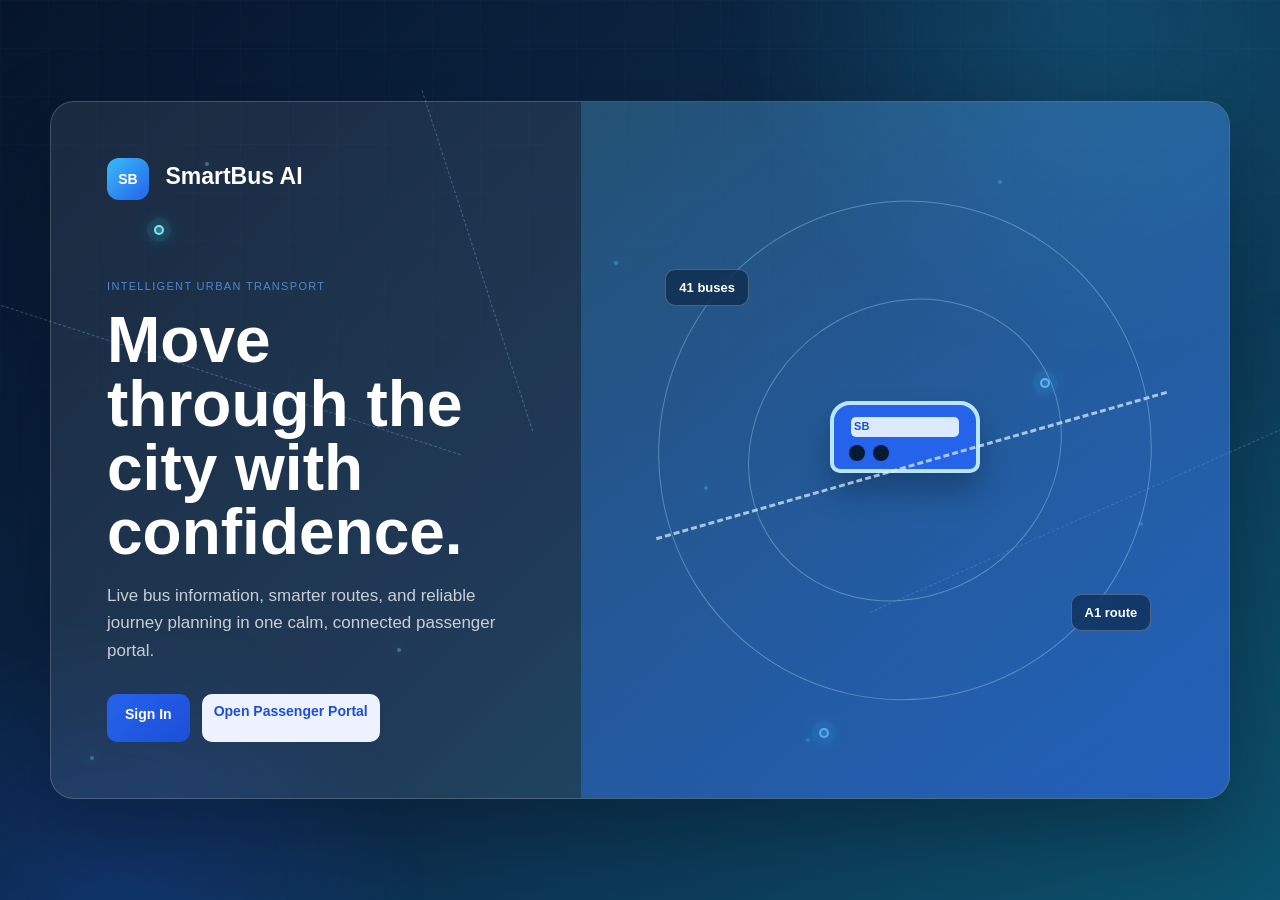
<file: index.html>
<!DOCTYPE html>
<html lang="en">
<head>
    <meta charset="UTF-8">
    <meta name="viewport" content="width=device-width, initial-scale=1.0">
    <title>SmartBus AI</title>
</head>
<body>
    <script>
        window.location.href = "frontend/index.html";
    </script>
</body>
</html>
</file>
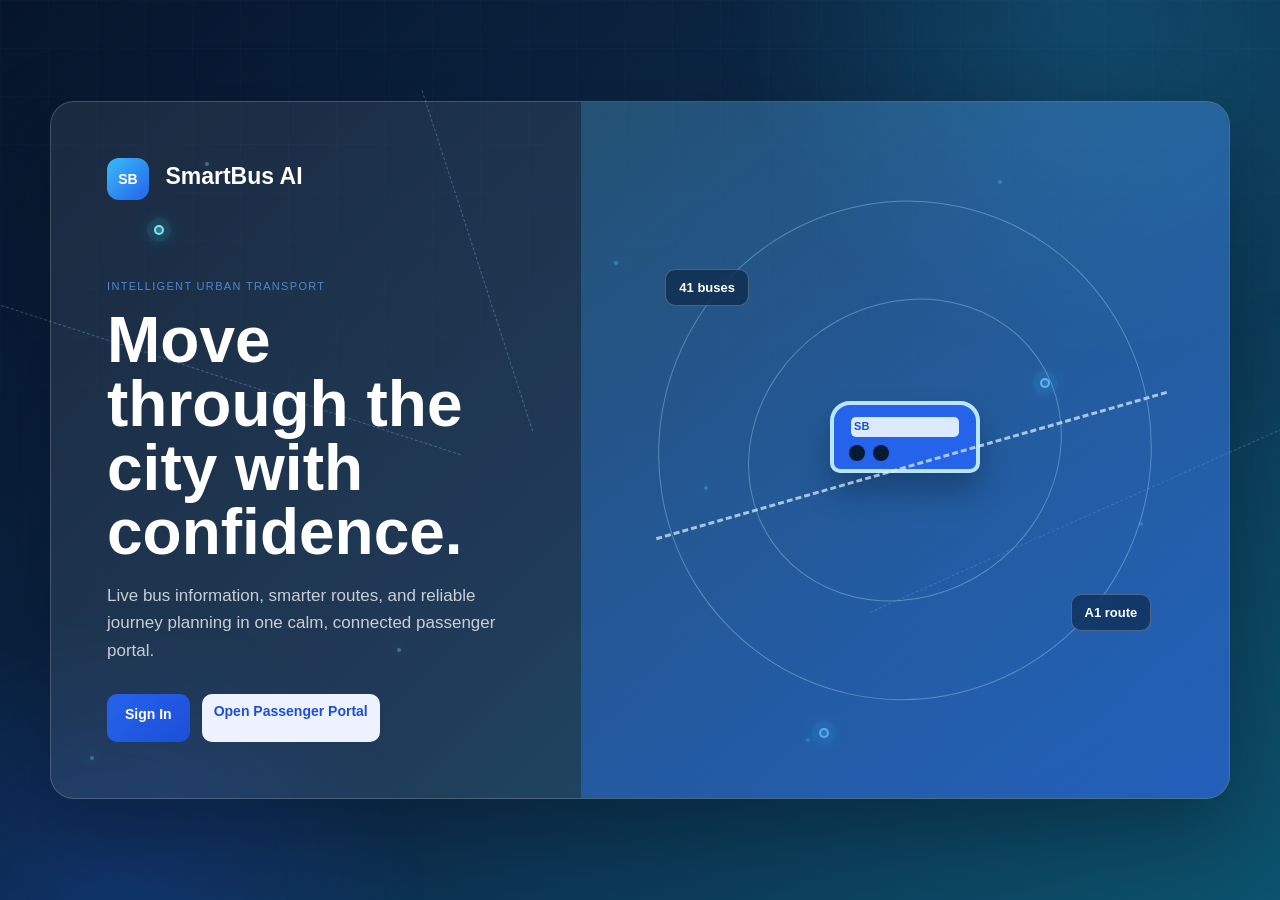
<file: frontend/index.html>
<!DOCTYPE html>
<html lang="en">
<head>
    <meta charset="UTF-8">
    <meta name="viewport" content="width=device-width, initial-scale=1.0">
    <title>SmartBus AI - Intelligent Urban Transport</title>
    <link rel="stylesheet" href="css/style.css">
    <link rel="stylesheet" href="css/background-effects.css">
</head>
<body class="entry-body">
    <main class="entry-shell">
        <section class="entry-copy">
            <div class="entry-brand"><span>SB</span> SmartBus AI</div>
            <p class="eyebrow accent">Intelligent urban transport</p>
            <h1>Move through the city with confidence.</h1>
            <p>Live bus information, smarter routes, and reliable journey planning in one calm, connected passenger portal.</p>
            <div class="entry-actions">
                 <a class="primary-btn" href="https://a-jeyabharathi.github.io/SmartBus-AI/pages/login.html">Sign In</a>
    <a class="secondary-btn" href="https://a-jeyabharathi.github.io/SmartBus-AI/pages/login.html">Open Passenger Portal</a>
            </div>
        </section>
        <section class="entry-visual" aria-label="Smart city bus network illustration">
            <div class="entry-orbit orbit-one"></div>
            <div class="entry-orbit orbit-two"></div>
            <div class="entry-bus"><span>SB</span><i></i><i></i></div>
            <div class="entry-pin pin-one">41 buses</div>
            <div class="entry-pin pin-two">A1 route</div>
            <div class="entry-route"></div>
        </section>
    </main>
    <script src="js/background-effects.js"></script>
</body>
</html>
</file>
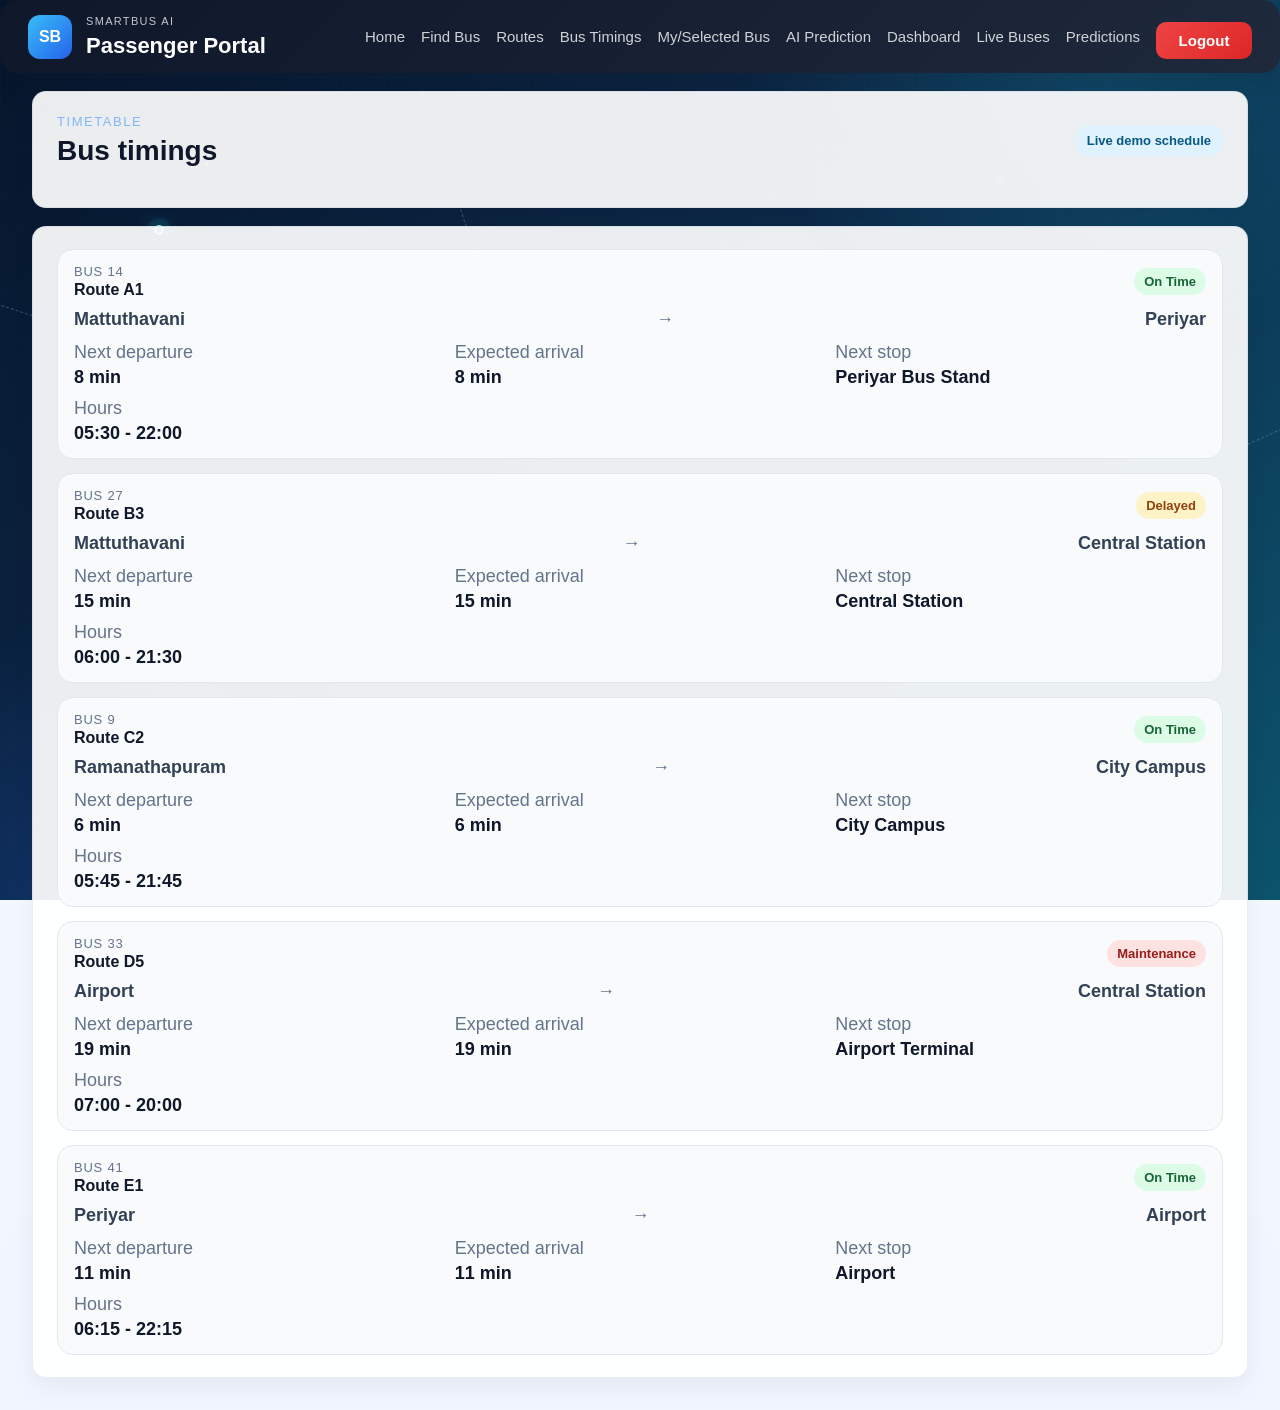
<file: frontend/pages/bus-timings.html>
<!DOCTYPE html>
<html lang="en">
<head>
    <meta charset="UTF-8">
    <meta name="viewport" content="width=device-width, initial-scale=1.0">
    <title>SmartBus AI - Bus Timings</title>
    <link rel="stylesheet" href="../css/style.css">
    <link rel="stylesheet" href="../css/background-effects.css">
</head>
<body class="passenger-body">
    <header class="passenger-topbar">
        <div class="brand-group">
            <div class="brand-mark">SB</div>
            <div>
                <p class="eyebrow">SmartBus AI</p>
                <h1>Passenger Portal</h1>
            </div>
        </div>

        <nav class="passenger-nav" aria-label="Main navigation">
            <a href="home.html">Home</a>
            <a href="find-bus.html">Find Bus</a>
            <a href="routes.html">Routes</a>
            <a href="bus-timings.html">Bus Timings</a>
            <a href="my-bus.html">My/Selected Bus</a>
            <a href="predictions.html">AI Prediction</a>
            <button id="logoutButton" type="button" class="logout-btn">Logout</button>
        </nav>
    </header>

    <main class="passenger-shell">
        <section class="search-panel">
            <div class="search-header">
                <div>
                    <p class="eyebrow accent">Timetable</p>
                    <h2>Bus timings</h2>
                </div>
                <div class="mini-badge">Live demo schedule</div>
            </div>
        </section>

        <section class="panel">
            <div id="timingList" class="bus-list"></div>
        </section>
    </main>

    <script src="../js/script.js"></script>
    <script src="../js/background-effects.js"></script>
    <script>
        const busData = [
            { id: 14, route: 'A1', from: 'Mattuthavani', to: 'Periyar', status: 'On Time', arrival: 8, occupancy: 72, currentLocation: 'Near Kamarajar Road', nextStop: 'Periyar Bus Stand', delay: 0, journeyTime: 18, hours: '05:30 - 22:00' },
            { id: 27, route: 'B3', from: 'Mattuthavani', to: 'Central Station', status: 'Delayed', arrival: 15, occupancy: 82, currentLocation: 'Near Anna Nagar', nextStop: 'Central Station', delay: 8, journeyTime: 24, hours: '06:00 - 21:30' },
            { id: 9, route: 'C2', from: 'Ramanathapuram', to: 'City Campus', status: 'On Time', arrival: 6, occupancy: 58, currentLocation: 'Near University Gate', nextStop: 'City Campus', delay: 0, journeyTime: 14, hours: '05:45 - 21:45' },
            { id: 33, route: 'D5', from: 'Airport', to: 'Central Station', status: 'Maintenance', arrival: 19, occupancy: 34, currentLocation: 'Service Bay', nextStop: 'Airport Terminal', delay: 0, journeyTime: 26, hours: '07:00 - 20:00' },
            { id: 41, route: 'E1', from: 'Periyar', to: 'Airport', status: 'On Time', arrival: 11, occupancy: 80, currentLocation: 'Near Airport Road', nextStop: 'Airport', delay: 0, journeyTime: 20, hours: '06:15 - 22:15' }
        ];

        const timingList = document.getElementById('timingList');

        function statusClass(status) {
            if (status === 'Delayed') return 'status-warning';
            if (status === 'Maintenance') return 'status-danger';
            return 'status-good';
        }

        timingList.innerHTML = busData.map((bus) => `
            <div class="bus-card">
                <div class="bus-card-head">
                    <div>
                        <p class="bus-label">Bus ${bus.id}</p>
                        <h4>Route ${bus.route}</h4>
                    </div>
                    <span class="status-pill ${statusClass(bus.status)}">${bus.status}</span>
                </div>

                <div class="bus-route-line">
                    <span>${bus.from}</span>
                    <span class="route-arrow">→</span>
                    <span>${bus.to}</span>
                </div>

                <div class="bus-meta-grid">
                    <div><span>Next departure</span><strong>${bus.arrival} min</strong></div>
                    <div><span>Expected arrival</span><strong>${bus.arrival} min</strong></div>
                    <div><span>Next stop</span><strong>${bus.nextStop}</strong></div>
                    <div><span>Hours</span><strong>${bus.hours}</strong></div>
                </div>
            </div>
        `).join('');
    </script>
</body>
</html>
</file>
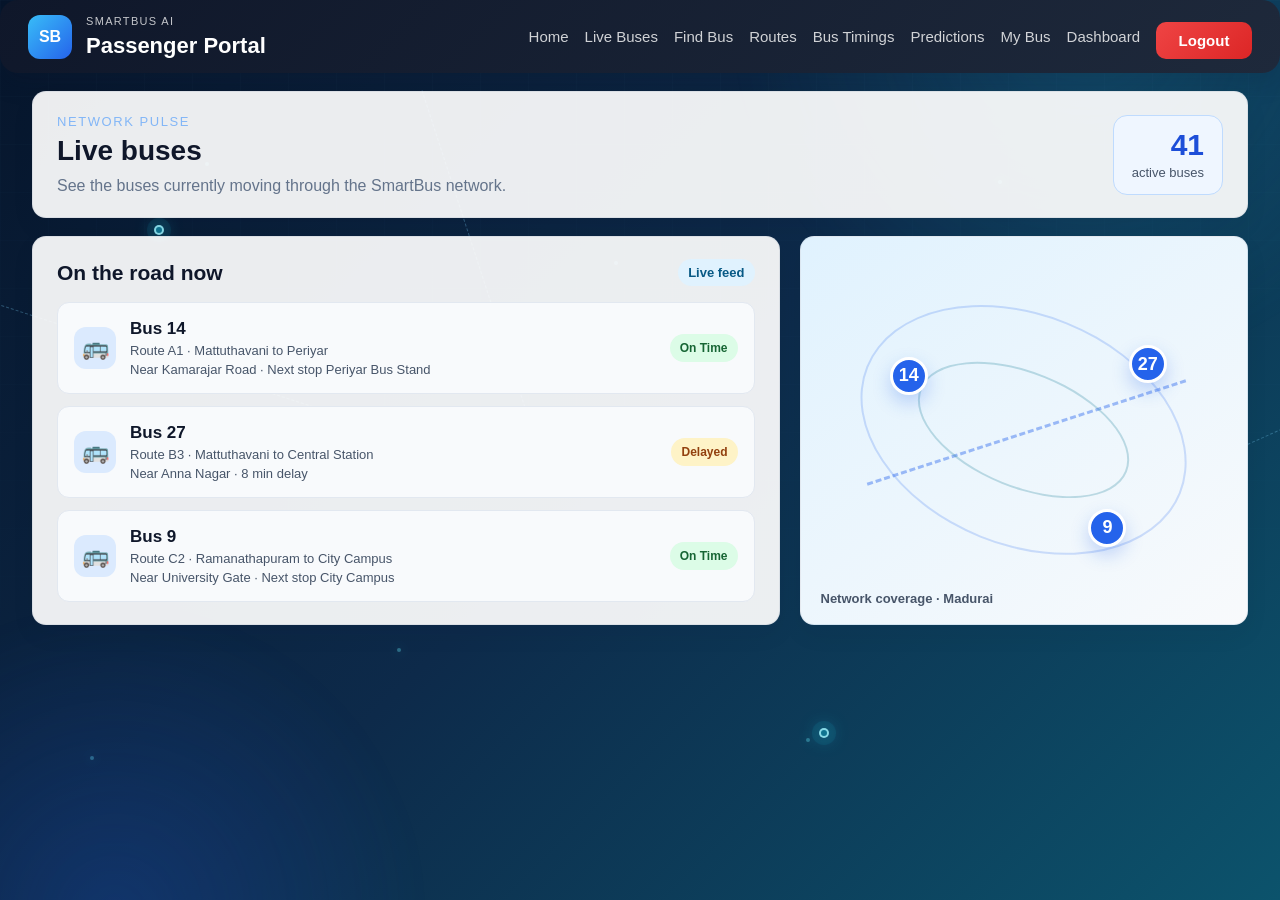
<file: frontend/pages/buses.html>
<!DOCTYPE html>
<html lang="en">
<head>
    <meta charset="UTF-8">
    <meta name="viewport" content="width=device-width, initial-scale=1.0">
    <title>SmartBus AI - Live Buses</title>
    <link rel="stylesheet" href="../css/style.css">
    <link rel="stylesheet" href="../css/background-effects.css">
</head>
<body class="passenger-body">
    <header class="passenger-topbar">
        <div class="brand-group">
            <div class="brand-mark">SB</div>
            <div><p class="eyebrow">SmartBus AI</p><h1>Passenger Portal</h1></div>
        </div>
        <nav class="passenger-nav" aria-label="Main navigation">
            <a href="home.html">Home</a><a href="buses.html" aria-current="page">Live Buses</a><a href="find-bus.html">Find Bus</a><a href="routes.html">Routes</a><a href="bus-timings.html">Bus Timings</a><a href="predictions.html">Predictions</a><a href="my-bus.html">My Bus</a><button id="logoutButton" type="button" class="logout-btn">Logout</button>
        </nav>
    </header>
    <main class="passenger-shell">
        <section class="search-panel page-intro">
            <div><p class="eyebrow accent">Network pulse</p><h2>Live buses</h2><p>See the buses currently moving through the SmartBus network.</p></div>
            <div class="live-summary"><strong>41</strong><span>active buses</span></div>
        </section>
        <section class="live-buses-layout">
            <div class="panel"><div class="panel-header"><h3>On the road now</h3><span class="detail-tag">Live feed</span></div><div class="live-bus-list">
                <article class="live-bus-card"><div class="live-bus-icon">🚌</div><div><strong>Bus 14</strong><span>Route A1 · Mattuthavani to Periyar</span><small>Near Kamarajar Road · Next stop Periyar Bus Stand</small></div><b class="status-good">On Time</b></article>
                <article class="live-bus-card"><div class="live-bus-icon">🚌</div><div><strong>Bus 27</strong><span>Route B3 · Mattuthavani to Central Station</span><small>Near Anna Nagar · 8 min delay</small></div><b class="status-warning">Delayed</b></article>
                <article class="live-bus-card"><div class="live-bus-icon">🚌</div><div><strong>Bus 9</strong><span>Route C2 · Ramanathapuram to City Campus</span><small>Near University Gate · Next stop City Campus</small></div><b class="status-good">On Time</b></article>
            </div></div>
            <div class="network-map panel" aria-label="SmartBus live network map"><div class="network-map-line"></div><span class="network-marker marker-a">14</span><span class="network-marker marker-b">27</span><span class="network-marker marker-c">9</span><p>Network coverage · Madurai</p></div>
        </section>
    </main>
    <script src="../js/script.js"></script>
    <script src="../js/background-effects.js"></script>
</body>
</html>
</file>
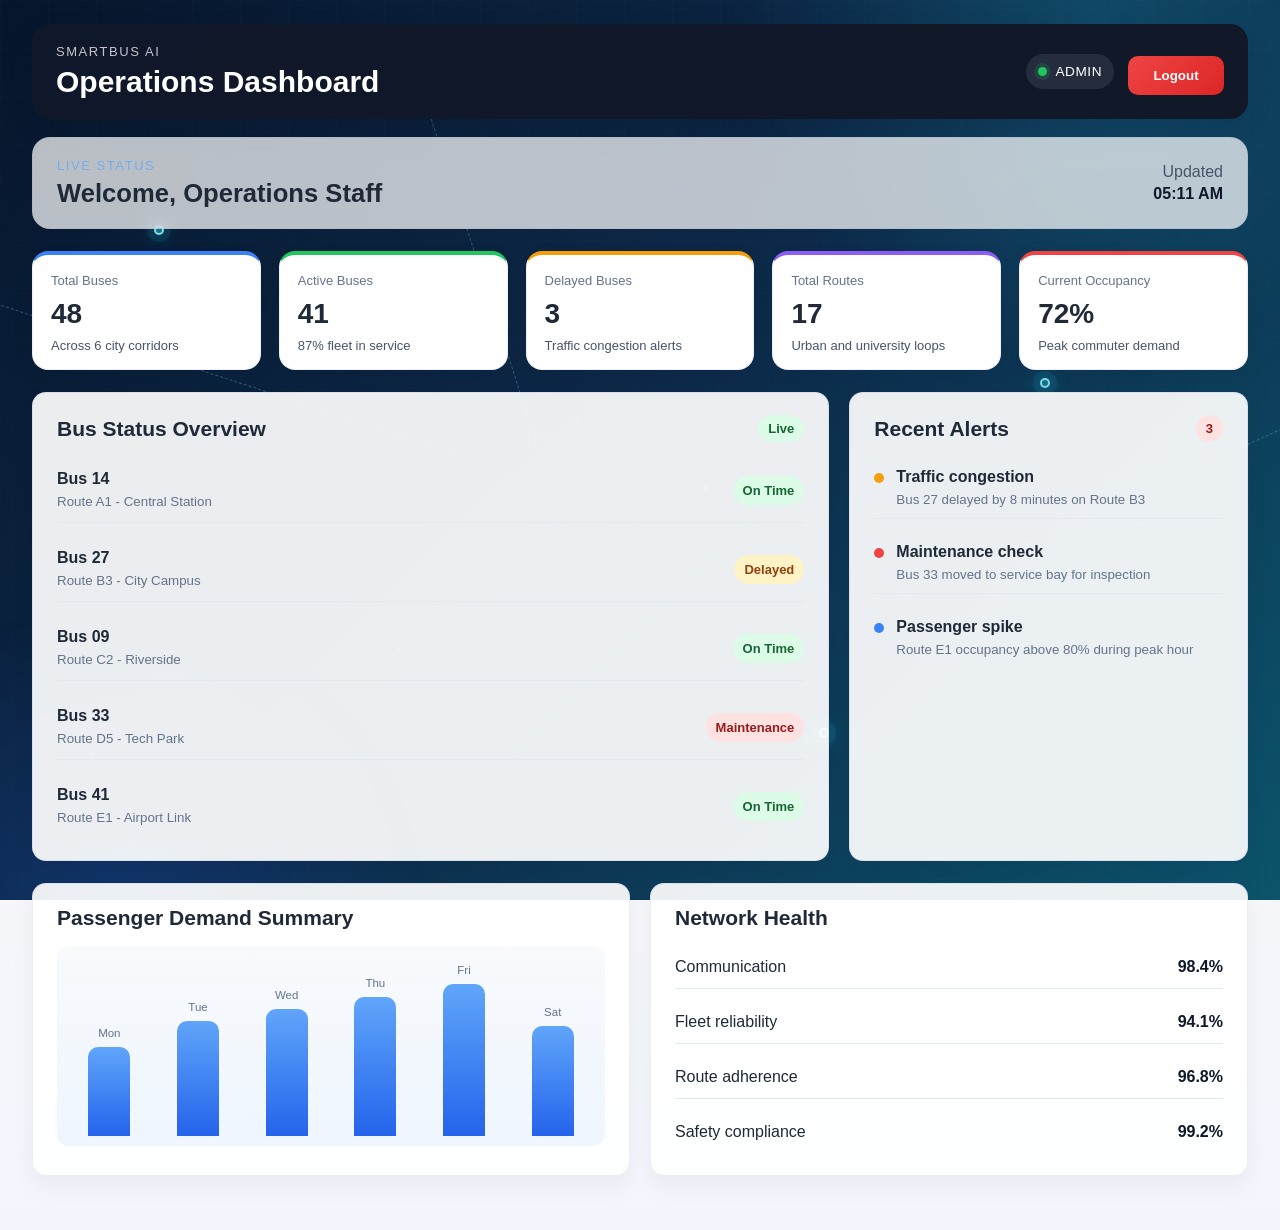
<file: frontend/pages/dashboard.html>
<!DOCTYPE html>
<html lang="en">
<head>
    <meta charset="UTF-8">
    <meta name="viewport" content="width=device-width, initial-scale=1.0">
    <title>SmartBus AI Dashboard</title>
    <link rel="stylesheet" href="../css/style.css">
    <link rel="stylesheet" href="../css/background-effects.css">
</head>
<body class="dashboard-body">
    <div class="dashboard-shell">
        <header class="topbar">
            <div>
                <p class="eyebrow">SmartBus AI</p>
                <h1>Operations Dashboard</h1>
            </div>
            <div class="topbar-actions">
                <div class="session-pill">
                    <span class="status-dot"></span>
                    <span id="dashboardRole">ADMIN</span>
                </div>
                <button id="logoutButton" type="button">Logout</button>
            </div>
        </header>

        <section class="welcome-panel">
            <div>
                <p class="eyebrow accent">Live status</p>
                <h2>Welcome, <span id="dashboardUser">Operations Staff</span></h2>
            </div>
            <div class="timestamp-box">
                <span>Updated</span>
                <strong id="dashboardTime">--:--</strong>
            </div>
        </section>

        <section class="stats-grid">
            <article class="metric-card metric-blue">
                <p>Total Buses</p>
                <h3>48</h3>
                <span>Across 6 city corridors</span>
            </article>
            <article class="metric-card metric-green">
                <p>Active Buses</p>
                <h3>41</h3>
                <span>87% fleet in service</span>
            </article>
            <article class="metric-card metric-amber">
                <p>Delayed Buses</p>
                <h3>3</h3>
                <span>Traffic congestion alerts</span>
            </article>
            <article class="metric-card metric-purple">
                <p>Total Routes</p>
                <h3>17</h3>
                <span>Urban and university loops</span>
            </article>
            <article class="metric-card metric-red">
                <p>Current Occupancy</p>
                <h3>72%</h3>
                <span>Peak commuter demand</span>
            </article>
        </section>

        <section class="content-grid">
            <article class="panel">
                <div class="panel-header">
                    <h3>Bus Status Overview</h3>
                    <span class="chip chip-live">Live</span>
                </div>
                <div class="status-list">
                    <div class="status-row">
                        <div>
                            <strong>Bus 14</strong>
                            <small>Route A1 - Central Station</small>
                        </div>
                        <span class="status good">On Time</span>
                    </div>
                    <div class="status-row">
                        <div>
                            <strong>Bus 27</strong>
                            <small>Route B3 - City Campus</small>
                        </div>
                        <span class="status warning">Delayed</span>
                    </div>
                    <div class="status-row">
                        <div>
                            <strong>Bus 09</strong>
                            <small>Route C2 - Riverside</small>
                        </div>
                        <span class="status good">On Time</span>
                    </div>
                    <div class="status-row">
                        <div>
                            <strong>Bus 33</strong>
                            <small>Route D5 - Tech Park</small>
                        </div>
                        <span class="status danger">Maintenance</span>
                    </div>
                    <div class="status-row">
                        <div>
                            <strong>Bus 41</strong>
                            <small>Route E1 - Airport Link</small>
                        </div>
                        <span class="status good">On Time</span>
                    </div>
                </div>
            </article>

            <article class="panel">
                <div class="panel-header">
                    <h3>Recent Alerts</h3>
                    <span class="chip chip-alert">3</span>
                </div>
                <ul class="alert-list">
                    <li>
                        <span class="alert-dot alert-amber"></span>
                        <div>
                            <strong>Traffic congestion</strong>
                            <small>Bus 27 delayed by 8 minutes on Route B3</small>
                        </div>
                    </li>
                    <li>
                        <span class="alert-dot alert-red"></span>
                        <div>
                            <strong>Maintenance check</strong>
                            <small>Bus 33 moved to service bay for inspection</small>
                        </div>
                    </li>
                    <li>
                        <span class="alert-dot alert-blue"></span>
                        <div>
                            <strong>Passenger spike</strong>
                            <small>Route E1 occupancy above 80% during peak hour</small>
                        </div>
                    </li>
                </ul>
            </article>
        </section>

        <section class="bottom-grid">
            <article class="panel">
                <div class="panel-header">
                    <h3>Passenger Demand Summary</h3>
                </div>
                <div class="demand-chart">
                    <div class="bar-group">
                        <span class="bar-label">Mon</span>
                        <div class="bar" style="height: 52%"></div>
                    </div>
                    <div class="bar-group">
                        <span class="bar-label">Tue</span>
                        <div class="bar" style="height: 67%"></div>
                    </div>
                    <div class="bar-group">
                        <span class="bar-label">Wed</span>
                        <div class="bar" style="height: 74%"></div>
                    </div>
                    <div class="bar-group">
                        <span class="bar-label">Thu</span>
                        <div class="bar" style="height: 81%"></div>
                    </div>
                    <div class="bar-group">
                        <span class="bar-label">Fri</span>
                        <div class="bar" style="height: 91%"></div>
                    </div>
                    <div class="bar-group">
                        <span class="bar-label">Sat</span>
                        <div class="bar" style="height: 64%"></div>
                    </div>
                </div>
            </article>

            <article class="panel">
                <div class="panel-header">
                    <h3>Network Health</h3>
                </div>
                <div class="health-summary">
                    <div class="health-row">
                        <span>Communication</span>
                        <strong>98.4%</strong>
                    </div>
                    <div class="health-row">
                        <span>Fleet reliability</span>
                        <strong>94.1%</strong>
                    </div>
                    <div class="health-row">
                        <span>Route adherence</span>
                        <strong>96.8%</strong>
                    </div>
                    <div class="health-row">
                        <span>Safety compliance</span>
                        <strong>99.2%</strong>
                    </div>
                </div>
            </article>
        </section>
    </div>

    <script src="../js/script.js"></script>
    <script src="../js/background-effects.js"></script>
</body>
</html>
</file>
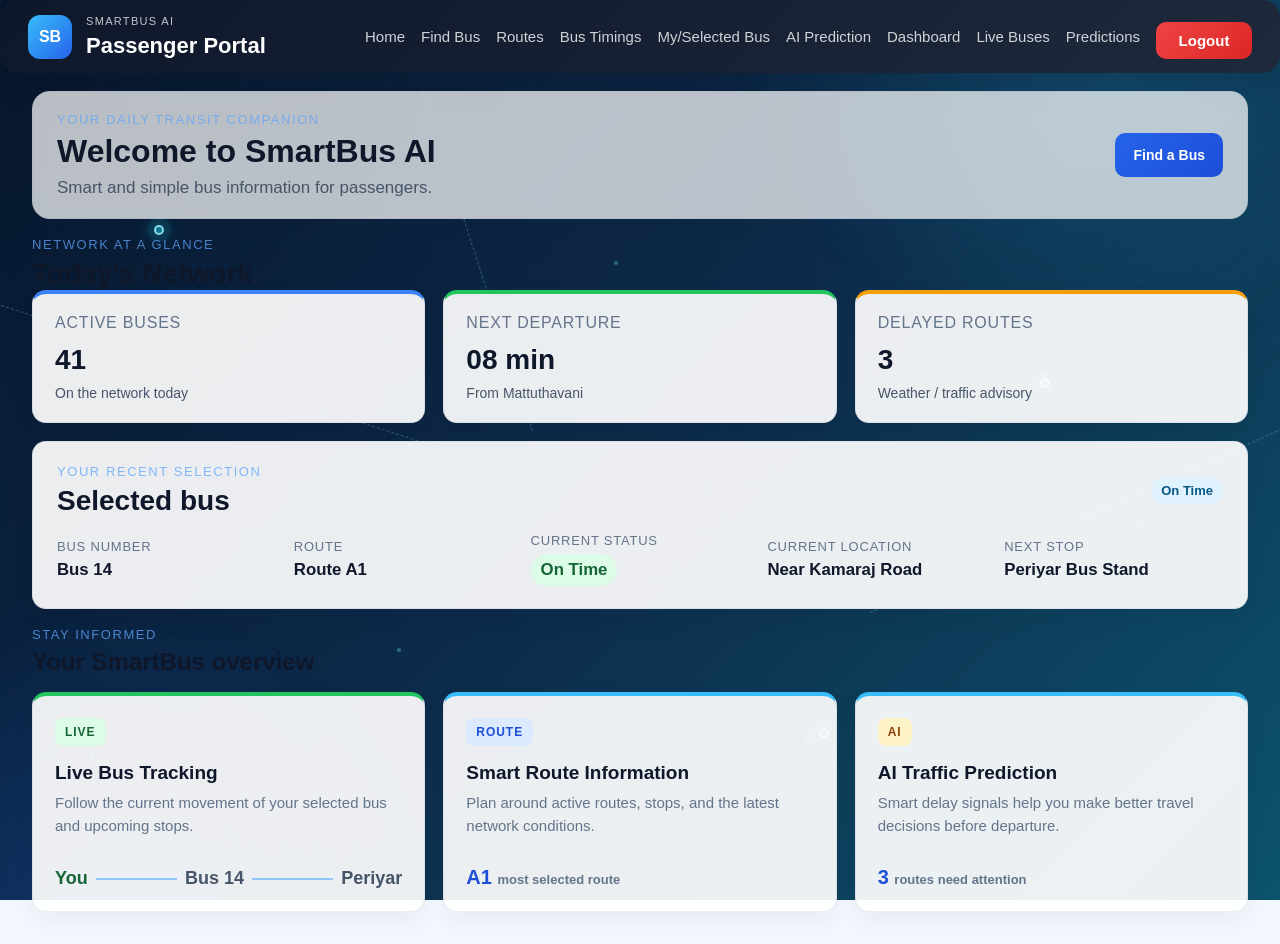
<file: frontend/pages/home.html>
<!DOCTYPE html>
<html lang="en">
<head>
    <meta charset="UTF-8">
    <meta name="viewport" content="width=device-width, initial-scale=1.0">
    <title>SmartBus AI - Home</title>

    <link rel="stylesheet" href="../css/style.css">
    <link rel="stylesheet" href="../css/background-effects.css">
</head>

<body class="passenger-body">

    <!-- TOP NAVIGATION -->
    <header class="passenger-topbar">

        <div class="brand-group">
            <div class="brand-mark">SB</div>

            <div>
                <p class="eyebrow">SmartBus AI</p>
                <h1>Passenger Portal</h1>
            </div>
        </div>

        <nav class="passenger-nav" aria-label="Main navigation">

            <a href="home.html" aria-current="page">Home</a>

            <a href="find-bus.html">Find Bus</a>

            <a href="routes.html">Routes</a>

            <a href="bus-timings.html">Bus Timings</a>

            <a href="my-bus.html">My/Selected Bus</a>
             <a href="predictions.html">AI Prediction</a>


          

            <button id="logoutButton" type="button" class="logout-btn">
                Logout
            </button>

        </nav>
    </header>


    <!-- MAIN CONTENT -->
    <main class="passenger-shell home-shell">

        <!-- WELCOME -->
        <section class="welcome-panel home-welcome">

            <div>
                <p class="eyebrow accent">
                    Your daily transit companion
                </p>

                <h2>Welcome to SmartBus AI</h2>

                <p>
                    Smart and simple bus information for passengers.
                </p>
            </div>

            <a class="primary-btn home-cta"
               href="find-bus.html">
                Find a Bus
            </a>

        </section>


        <!-- NETWORK STATS -->
        <section class="home-section" aria-labelledby="stats-heading">

            <div class="section-heading">

                <div>
                    <p class="eyebrow accent">
                        Network at a glance
                    </p>

                    <h2 id="stats-heading">
                        Today's Network
                    </h2>
                </div>

            </div>


            <div class="overview-grid">

                <article class="overview-card card-blue">
                    <p>Active buses</p>
                    <h3>41</h3>
                    <span>On the network today</span>
                </article>


                <article class="overview-card card-green">
                    <p>Next departure</p>
                    <h3>08 min</h3>
                    <span>From Mattuthavani</span>
                </article>


                <article class="overview-card card-amber">
                    <p>Delayed routes</p>
                    <h3>3</h3>
                    <span>Weather / traffic advisory</span>
                </article>

            </div>

        </section>


        <!-- SELECTED BUS -->
        <section class="panel home-bus-summary"
                 aria-labelledby="recent-bus-heading">

            <div class="panel-header">

                <div>
                    <p class="eyebrow accent">
                        Your recent selection
                    </p>

                    <h2 id="recent-bus-heading">
                        Selected bus
                    </h2>
                </div>

                <span class="detail-tag">
                    On Time
                </span>

            </div>


            <div class="home-bus-details">

                <div>
                    <span class="bus-label">Bus Number</span>
                    <strong>Bus 14</strong>
                </div>


                <div>
                    <span class="bus-label">Route</span>
                    <strong>Route A1</strong>
                </div>


                <div>
                    <span class="bus-label">Current Status</span>
                    <strong class="status-good home-status">
                        On Time
                    </strong>
                </div>


                <div>
                    <span class="bus-label">Current Location</span>
                    <strong>Near Kamaraj Road</strong>
                </div>


                <div>
                    <span class="bus-label">Next Stop</span>
                    <strong>Periyar Bus Stand</strong>
                </div>

            </div>

        </section>


        <!-- SMARTBUS INSIGHTS -->
        <section class="home-insights"
                 aria-labelledby="insights-heading">

            <div class="section-heading">

                <div>
                    <p class="eyebrow accent">
                        Stay informed
                    </p>

                    <h2 id="insights-heading">
                        Your SmartBus overview
                    </h2>
                </div>

            </div>


            <div class="insight-grid">

                <article class="insight-card insight-tracking">

                    <div class="insight-icon">
                        LIVE
                    </div>

                    <div>
                        <h3>Live Bus Tracking</h3>

                        <p>
                            Follow the current movement of your selected
                            bus and upcoming stops.
                        </p>
                    </div>

                    <div class="insight-route"
                         aria-label="Live route status">

                        <span class="route-point active">
                            You
                        </span>

                        <span class="route-line"></span>

                        <span class="route-point">
                            Bus 14
                        </span>

                        <span class="route-line"></span>

                        <span class="route-point">
                            Periyar
                        </span>

                    </div>

                </article>


                <article class="insight-card">

                    <div class="insight-icon icon-blue">
                        ROUTE
                    </div>

                    <div>
                        <h3>Smart Route Information</h3>

                        <p>
                            Plan around active routes, stops, and the
                            latest network conditions.
                        </p>
                    </div>

                    <strong class="insight-value">
                        A1
                        <span>most selected route</span>
                    </strong>

                </article>


                <article class="insight-card">

                    <div class="insight-icon icon-amber">
                        AI
                    </div>

                    <div>
                        <h3>AI Traffic Prediction</h3>

                        <p>
                            Smart delay signals help you make better
                            travel decisions before departure.
                        </p>
                    </div>

                    <strong class="insight-value">
                        3
                        <span>routes need attention</span>
                    </strong>

                </article>

            </div>

        </section>

    </main>


    <!-- JAVASCRIPT -->
    <script src="../js/script.js"></script>
    <script src="../js/background-effects.js"></script>

</body>
</html>
</file>
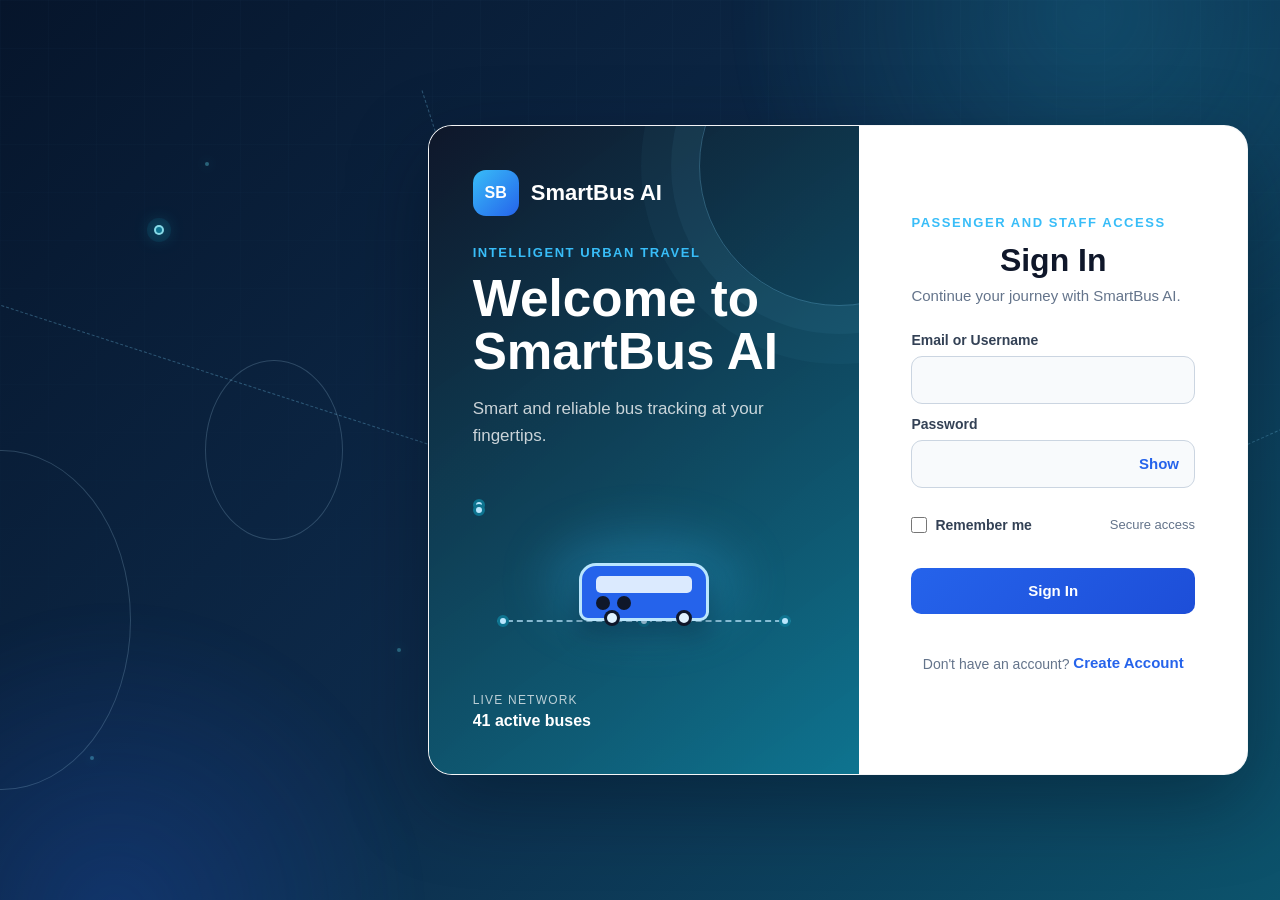
<file: frontend/pages/login.html>
<!DOCTYPE html>
<html lang="en">
<head>
    <meta charset="UTF-8">
    <meta name="viewport" content="width=device-width, initial-scale=1.0">
    <title>SmartBus AI - Login</title>
    <link rel="stylesheet" href="../css/style.css">
    <link rel="stylesheet" href="../css/background-effects.css">
</head>
<body class="auth-body">
    <div class="auth-shape auth-shape-one" aria-hidden="true"></div>
    <div class="auth-shape auth-shape-two" aria-hidden="true"></div>
    <main class="auth-container">
        <section class="auth-showcase" aria-label="SmartBus AI introduction">
            <div class="auth-brand">
                <div class="auth-brand-mark">SB</div>
                <span>SmartBus AI</span>
            </div>
            <div class="auth-showcase-copy">
                <p class="auth-kicker">Intelligent urban travel</p>
                <h1>Welcome to SmartBus AI</h1>
                <p>Smart and reliable bus tracking at your fingertips.</p>
            </div>
            <div class="auth-transit-visual" aria-hidden="true">
                <div class="transit-glow"></div>
                <div class="transit-route-line"><span></span><span></span><span></span></div>
                <div class="transit-bus"><i></i><i></i><b></b></div>
                <div class="transit-stop stop-left"></div>
                <div class="transit-stop stop-right"></div>
            </div>
            <div class="auth-showcase-footer">
                <span>LIVE NETWORK</span>
                <strong>41 active buses</strong>
            </div>
        </section>

        <section class="auth-form-panel">
            <div id="message" class="message" aria-live="polite"></div>

            <div id="signinView" class="auth-view is-active">
                <p class="auth-kicker">Passenger and staff access</p>
                <h2>Sign In</h2>
                <p class="auth-subtitle">Continue your journey with SmartBus AI.</p>

                <form id="loginForm" method="post">
                    <div class="auth-field">
                        <label for="username">Email or Username</label>
                        <input type="text" id="username" name="username" autocomplete="username" required>
                    </div>

                    <div class="auth-field">
                        <label for="password">Password</label>
                        <div class="password-field">
                            <input type="password" id="password" name="password" autocomplete="current-password" required>
                            <button class="password-toggle" type="button" data-password-target="password" aria-label="Show password">Show</button>
                        </div>
                    </div>

                    <div class="auth-options">
                        <label class="remember-option"><input type="checkbox" name="remember"> <span>Remember me</span></label>
                        <span class="secure-note">Secure access</span>
                    </div>

                    <button id="loginButton" class="auth-submit" type="submit">Sign In</button>
                </form>

                <p class="auth-switch">Don't have an account? <button id="showRegister" class="text-button" type="button">Create Account</button></p>
            </div>

            <div id="registerView" class="auth-view" hidden>
                <p class="auth-kicker">Join the network</p>
                <h2>Create Account</h2>
                <p class="auth-subtitle">Set up your SmartBus AI passenger account.</p>

                <form id="registerForm" novalidate>
                    <div class="auth-field">
                        <label for="fullName">Full Name</label>
                        <input type="text" id="fullName" name="fullName" autocomplete="name" required>
                    </div>
                    <div class="auth-field">
                        <label for="email">Email</label>
                        <input type="email" id="email" name="email" autocomplete="email" required>
                    </div>
                    <div class="auth-field">
                        <label for="registerUsername">Username</label>
                        <input type="text" id="registerUsername" name="username" autocomplete="username" required>
                    </div>
                    <div class="auth-field">
                        <label for="registerPassword">Password</label>
                        <div class="password-field">
                            <input type="password" id="registerPassword" name="password" autocomplete="new-password" minlength="8" required>
                            <button class="password-toggle" type="button" data-password-target="registerPassword" aria-label="Show password">Show</button>
                        </div>
                    </div>
                    <div class="auth-field">
                        <label for="confirmPassword">Confirm Password</label>
                        <div class="password-field">
                            <input type="password" id="confirmPassword" name="confirmPassword" autocomplete="new-password" minlength="8" required>
                            <button class="password-toggle" type="button" data-password-target="confirmPassword" aria-label="Show password">Show</button>
                        </div>
                    </div>
                    <button class="auth-submit" type="submit">Create Account</button>
                </form>

                <p class="auth-switch">Already have an account? <button id="showSignin" class="text-button" type="button">Sign In</button></p>
            </div>
        </section>
    </main>

    <script src="../js/script.js"></script>
    <script src="../js/background-effects.js"></script>
</body>
</html>
</file>
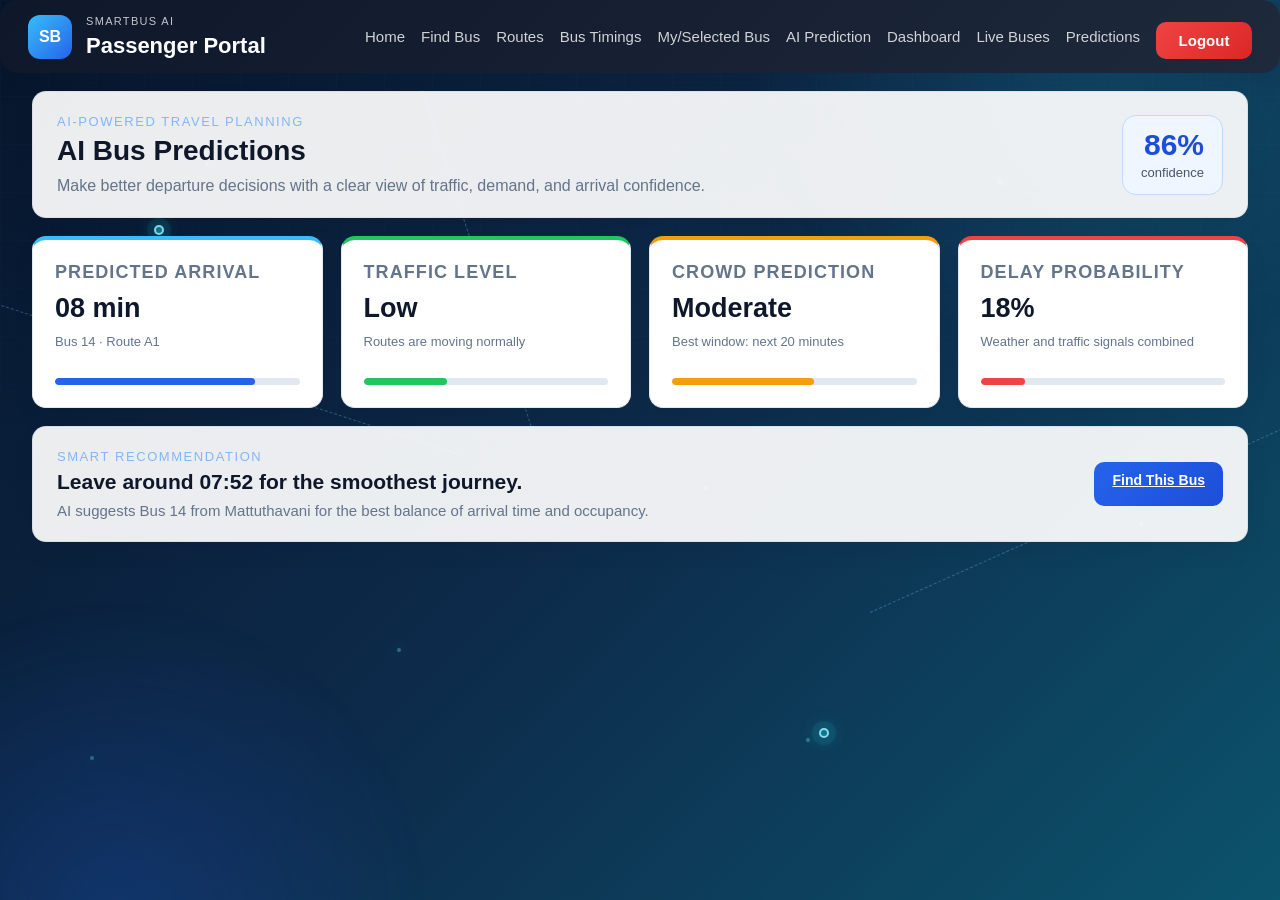
<file: frontend/pages/predictions.html>
<!DOCTYPE html>
<html lang="en">
<head>
	<meta charset="UTF-8">
	<meta name="viewport" content="width=device-width, initial-scale=1.0">
	<title>SmartBus AI - Predictions</title>
	<link rel="stylesheet" href="../css/style.css">
	<link rel="stylesheet" href="../css/background-effects.css">
</head>
<body class="passenger-body">
	<header class="passenger-topbar">
		<div class="brand-group">
			<div class="brand-mark">SB</div>
			<div>
				<p class="eyebrow">SmartBus AI</p>
				<h1>Passenger Portal</h1>
			</div>
		</div>

		<nav class="passenger-nav" aria-label="Main navigation">
			<a href="home.html">Home</a>
			<a href="find-bus.html">Find Bus</a>
			<a href="routes.html">Routes</a>
			<a href="bus-timings.html">Bus Timings</a>
			<a href="my-bus.html">My/Selected Bus</a>
			<a href="predictions.html">AI Prediction</a>
			<button id="logoutButton" type="button" class="logout-btn">Logout</button>
		</nav>
	</header>

	<main class="passenger-shell">
		<section class="search-panel page-intro">
			<div><p class="eyebrow accent">AI-powered travel planning</p><h2>AI Bus Predictions</h2><p>Make better departure decisions with a clear view of traffic, demand, and arrival confidence.</p></div>
			<div class="prediction-confidence"><strong>86%</strong><span>confidence</span></div>
		</section>
		<section class="prediction-grid">
			<article class="prediction-card prediction-blue"><span class="prediction-label">Predicted arrival</span><strong>08 min</strong><small>Bus 14 · Route A1</small><div class="prediction-meter"><i style="width: 82%"></i></div></article>
			<article class="prediction-card prediction-green"><span class="prediction-label">Traffic level</span><strong>Low</strong><small>Routes are moving normally</small><div class="prediction-meter"><i style="width: 34%"></i></div></article>
			<article class="prediction-card prediction-amber"><span class="prediction-label">Crowd prediction</span><strong>Moderate</strong><small>Best window: next 20 minutes</small><div class="prediction-meter"><i style="width: 58%"></i></div></article>
			<article class="prediction-card prediction-red"><span class="prediction-label">Delay probability</span><strong>18%</strong><small>Weather and traffic signals combined</small><div class="prediction-meter"><i style="width: 18%"></i></div></article>
		</section>
		<section class="panel prediction-advice"><div><p class="eyebrow accent">Smart recommendation</p><h3>Leave around 07:52 for the smoothest journey.</h3><p>AI suggests Bus 14 from Mattuthavani for the best balance of arrival time and occupancy.</p></div><a class="primary-btn" href="find-bus.html">Find This Bus</a></section>
	</main>

	<script src="../js/script.js"></script>
	<script src="../js/background-effects.js"></script>
</body>
</html>
</file>
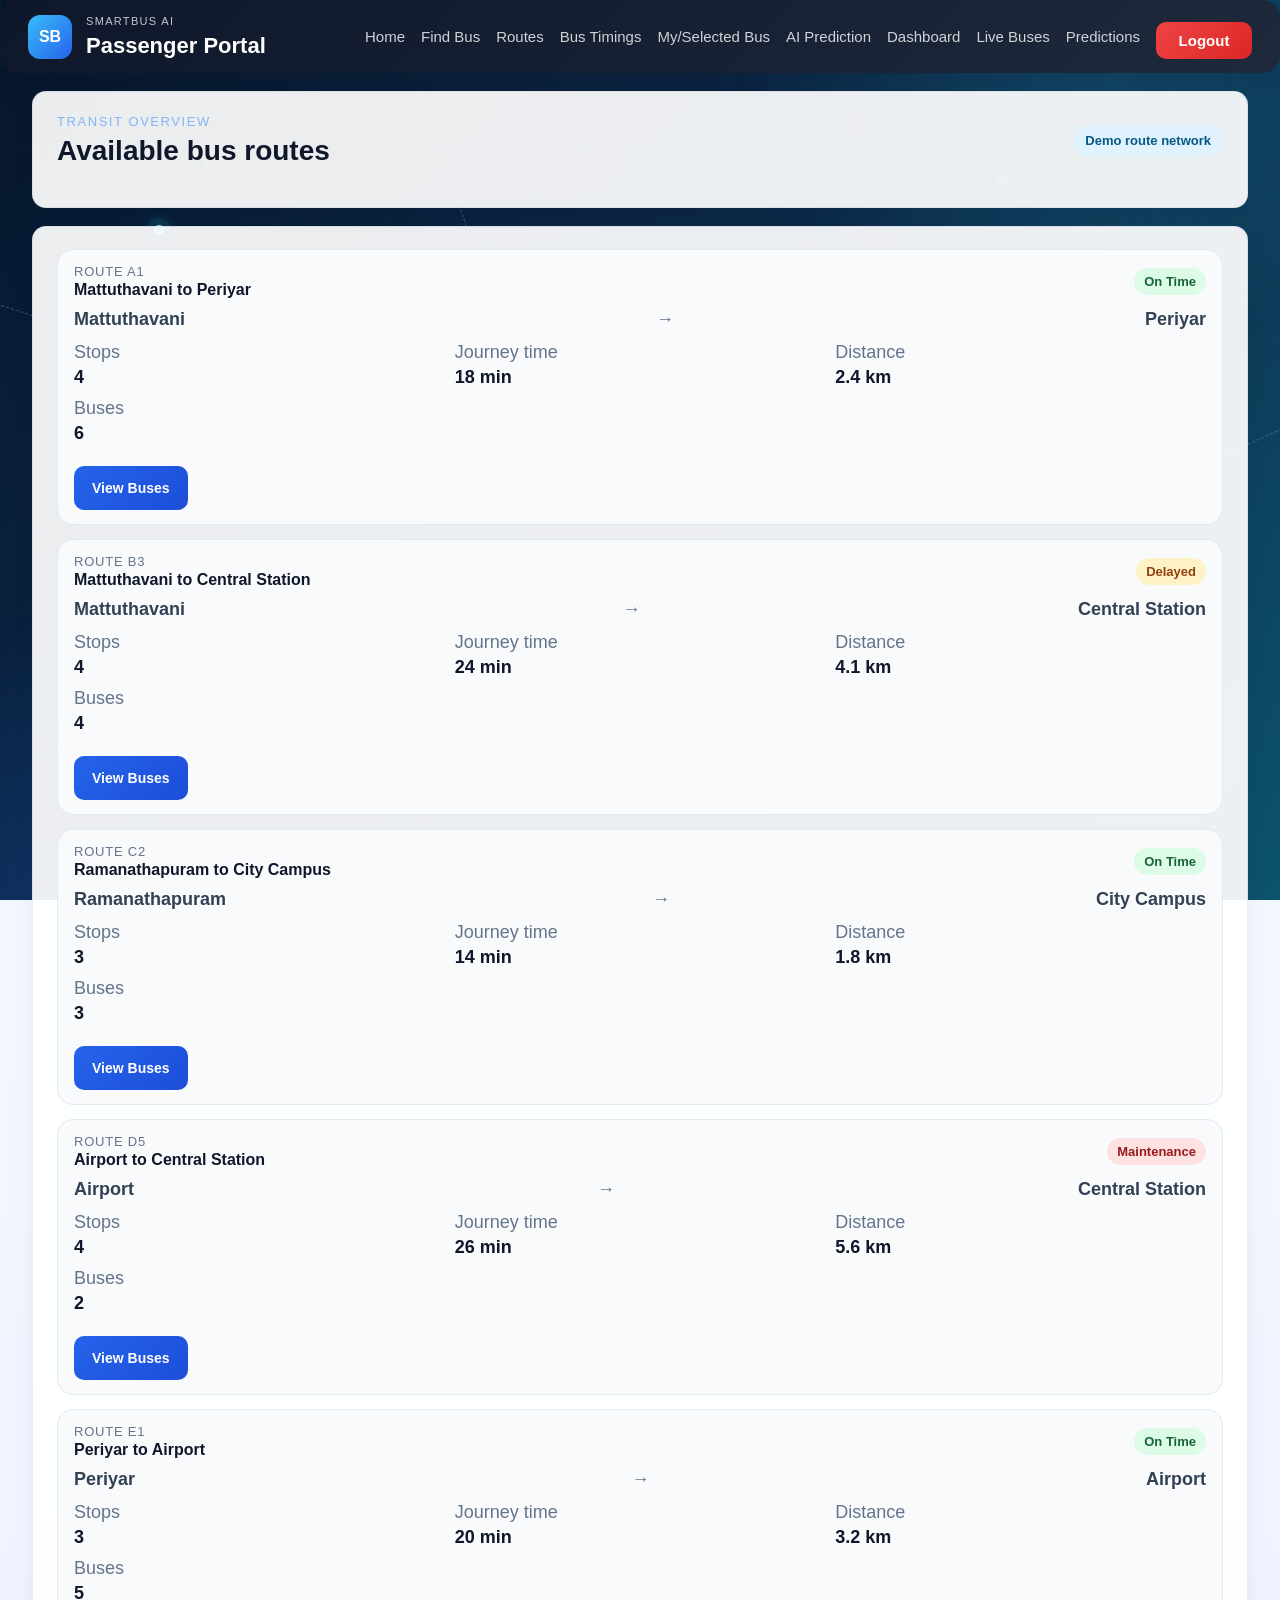
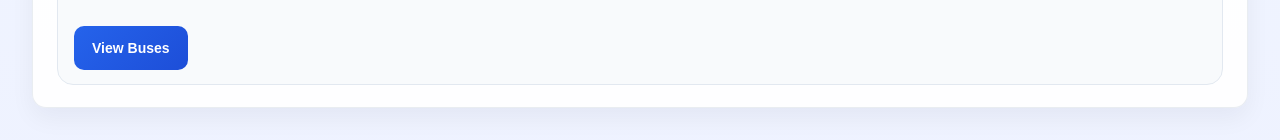
<file: frontend/pages/routes.html>
<!DOCTYPE html>
<html lang="en">
<head>
    <meta charset="UTF-8">
    <meta name="viewport" content="width=device-width, initial-scale=1.0">
    <title>SmartBus AI - Routes</title>
    <link rel="stylesheet" href="../css/style.css">
    <link rel="stylesheet" href="../css/background-effects.css">
</head>
<body class="passenger-body">
    <header class="passenger-topbar">
        <div class="brand-group">
            <div class="brand-mark">SB</div>
            <div>
                <p class="eyebrow">SmartBus AI</p>
                <h1>Passenger Portal</h1>
            </div>
        </div>

        <nav class="passenger-nav" aria-label="Main navigation">
            <a href="home.html">Home</a>
            <a href="find-bus.html">Find Bus</a>
            <a href="routes.html">Routes</a>
            <a href="bus-timings.html">Bus Timings</a>
            <a href="my-bus.html">My/Selected Bus</a>
            <a href="predictions.html">AI Prediction</a>
            <button id="logoutButton" type="button" class="logout-btn">Logout</button>
        </nav>
    </header>

    <main class="passenger-shell">
        <section class="search-panel">
            <div class="search-header">
                <div>
                    <p class="eyebrow accent">Transit overview</p>
                    <h2>Available bus routes</h2>
                </div>
                <div class="mini-badge">Demo route network</div>
            </div>
        </section>

        <section class="panel">
            <div id="routeList" class="bus-list"></div>
        </section>
    </main>

    <script src="../js/script.js"></script>
    <script src="../js/background-effects.js"></script>
    <script>
        const routeData = [
            { route: 'A1', name: 'Mattuthavani to Periyar', start: 'Mattuthavani', destination: 'Periyar', stops: ['Mattuthavani', 'Alandur', 'Kamarajar Road', 'Periyar'], journeyTime: '18 min', distance: '2.4 km', buses: 6, status: 'On Time' },
            { route: 'B3', name: 'Mattuthavani to Central Station', start: 'Mattuthavani', destination: 'Central Station', stops: ['Mattuthavani', 'Anna Nagar', 'Pudur', 'Central Station'], journeyTime: '24 min', distance: '4.1 km', buses: 4, status: 'Delayed' },
            { route: 'C2', name: 'Ramanathapuram to City Campus', start: 'Ramanathapuram', destination: 'City Campus', stops: ['Ramanathapuram', 'University Gate', 'City Campus'], journeyTime: '14 min', distance: '1.8 km', buses: 3, status: 'On Time' },
            { route: 'D5', name: 'Airport to Central Station', start: 'Airport', destination: 'Central Station', stops: ['Airport', 'Airport Road', 'SIPCOT', 'Central Station'], journeyTime: '26 min', distance: '5.6 km', buses: 2, status: 'Maintenance' },
            { route: 'E1', name: 'Periyar to Airport', start: 'Periyar', destination: 'Airport', stops: ['Periyar', 'Airport Road', 'Airport'], journeyTime: '20 min', distance: '3.2 km', buses: 5, status: 'On Time' }
        ];

        const routeList = document.getElementById('routeList');

        function statusClass(status) {
            if (status === 'Delayed') return 'status-warning';
            if (status === 'Maintenance') return 'status-danger';
            return 'status-good';
        }

        routeList.innerHTML = routeData.map((route) => `
            <div class="bus-card" data-route="${route.route}">
                <div class="bus-card-head">
                    <div>
                        <p class="bus-label">Route ${route.route}</p>
                        <h4>${route.name}</h4>
                    </div>
                    <span class="status-pill ${statusClass(route.status)}">${route.status}</span>
                </div>

                <div class="bus-route-line">
                    <span>${route.start}</span>
                    <span class="route-arrow">→</span>
                    <span>${route.destination}</span>
                </div>

                <div class="bus-meta-grid">
                    <div>
                        <span>Stops</span>
                        <strong>${route.stops.length}</strong>
                    </div>
                    <div>
                        <span>Journey time</span>
                        <strong>${route.journeyTime}</strong>
                    </div>
                    <div>
                        <span>Distance</span>
                        <strong>${route.distance}</strong>
                    </div>
                    <div>
                        <span>Buses</span>
                        <strong>${route.buses}</strong>
                    </div>
                </div>

                <div style="margin-top: 14px;">
                    <button type="button" class="primary-btn view-route-btn" data-route="${route.route}" data-start="${route.start}" data-destination="${route.destination}">View Buses</button>
                </div>
            </div>
        `).join('');

        routeList.querySelectorAll('.view-route-btn').forEach((button) => {
            button.addEventListener('click', () => {
                const route = button.dataset.route;
                const start = button.dataset.start;
                const destination = button.dataset.destination;
                window.location.href = `find-bus.html?from=${encodeURIComponent(start)}&to=${encodeURIComponent(destination)}&route=${encodeURIComponent(route)}`;
            });
        });
    </script>
</body>
</html>
</file>
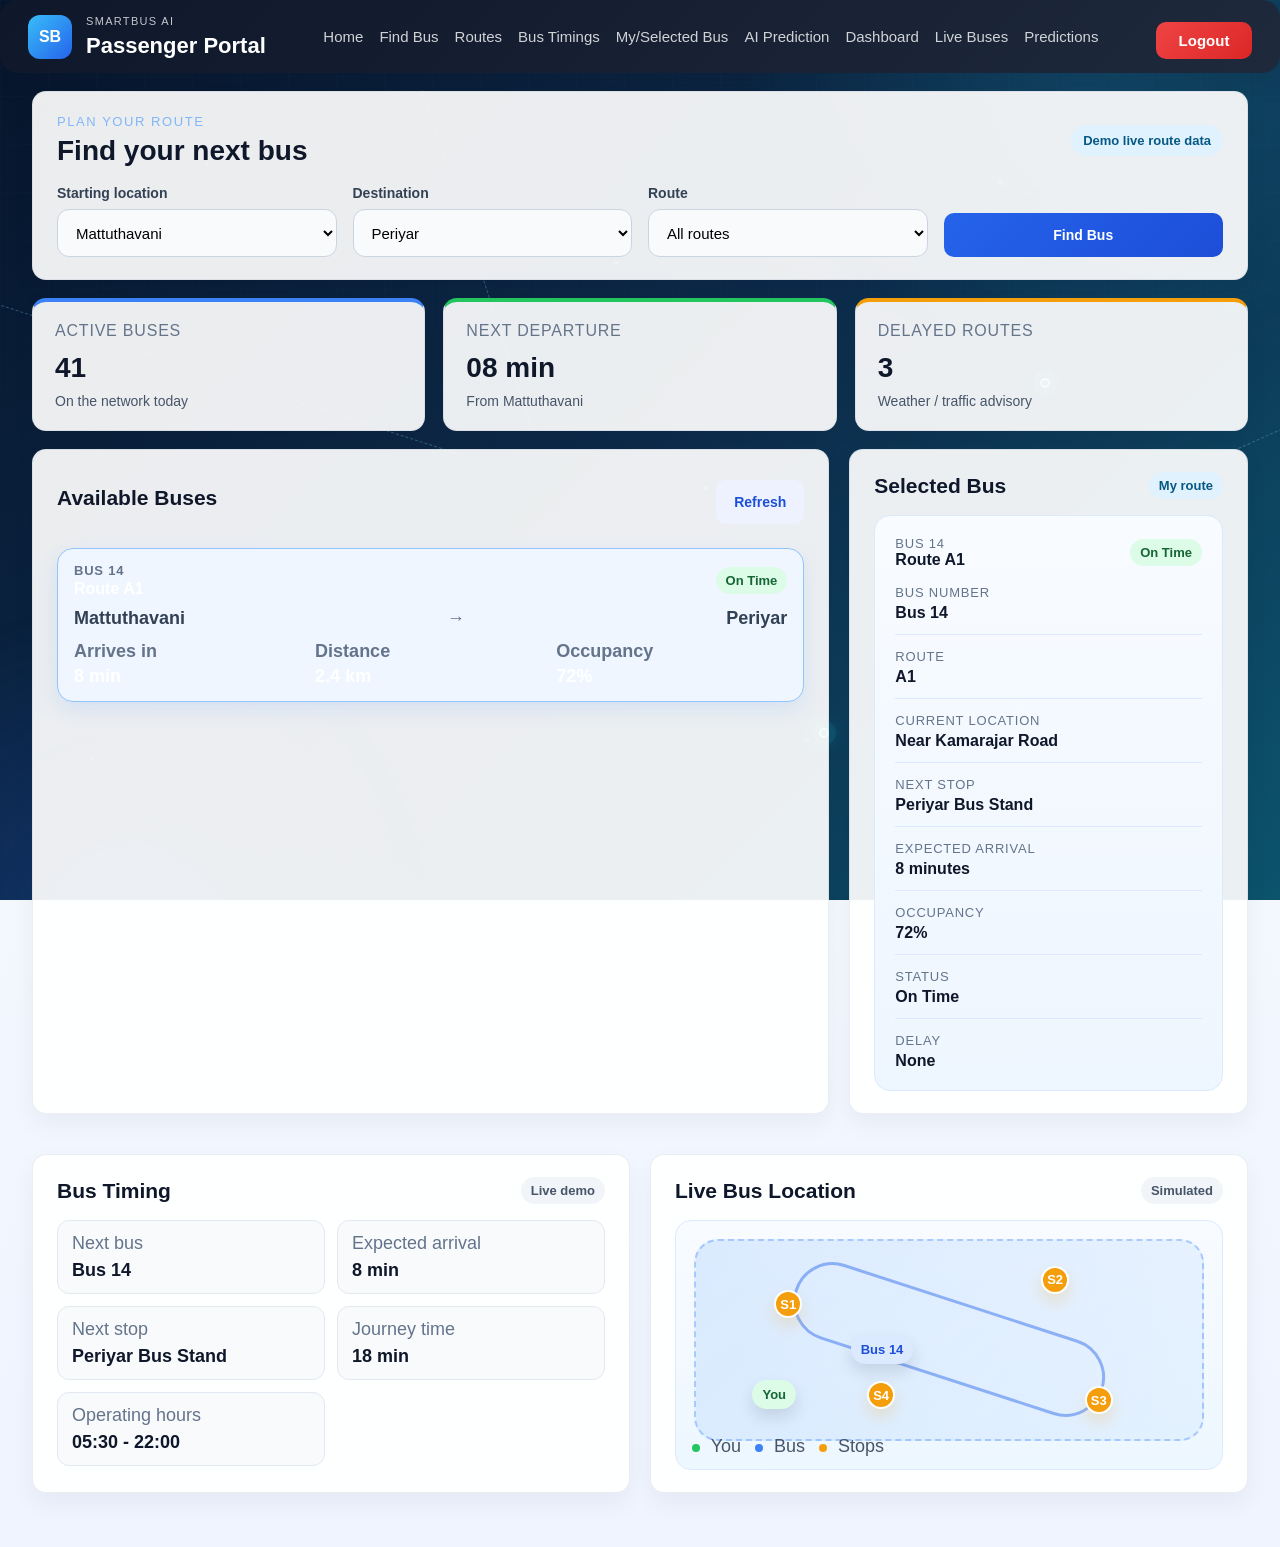
<file: frontend/pages/user-dashboard.html>
<!DOCTYPE html>
<html lang="en">
<head>
    <meta charset="UTF-8">
    <meta name="viewport" content="width=device-width, initial-scale=1.0">
    <title>SmartBus AI - Passenger</title>
    <link rel="stylesheet" href="../css/style.css">
    <link rel="stylesheet" href="../css/background-effects.css">
</head>
<body class="passenger-body">
    <header class="passenger-topbar">
        <div class="brand-group">
            <div class="brand-mark">SB</div>
            <div>
                <p class="eyebrow">SmartBus AI</p>
                <h1>Passenger Portal</h1>
            </div>
        </div>

        <nav class="passenger-nav" aria-label="Main navigation">
            <a href="home.html">Home</a>
            <a href="find-bus.html">Find Bus</a>
            <a href="routes.html">Routes</a>
            <a href="bus-timings.html">Bus Timings</a>
            <a href="my-bus.html">My/Selected Bus</a>
            <a href="predictions.html">AI Prediction</a>
        </nav>

        <button id="logoutButton" type="button" class="logout-btn">Logout</button>
    </header>

    <main class="passenger-shell">
        <section class="search-panel" id="find-bus">
            <div class="search-header">
                <div>
                    <p class="eyebrow accent">Plan your route</p>
                    <h2>Find your next bus</h2>
                </div>
                <div class="mini-badge">Demo live route data</div>
            </div>

            <form id="busSearchForm" class="search-form">
                <div class="field-block">
                    <label for="fromStop">Starting location</label>
                    <select id="fromStop">
                        <option value="Mattuthavani">Mattuthavani</option>
                        <option value="Central Station">Central Station</option>
                        <option value="Periyar">Periyar</option>
                        <option value="City Campus">City Campus</option>
                        <option value="Ramanathapuram">Ramanathapuram</option>
                        <option value="Airport">Airport</option>
                    </select>
                </div>

                <div class="field-block">
                    <label for="toStop">Destination</label>
                    <select id="toStop">
                        <option value="Periyar">Periyar</option>
                        <option value="Central Station">Central Station</option>
                        <option value="Mattuthavani">Mattuthavani</option>
                        <option value="City Campus">City Campus</option>
                        <option value="Ramanathapuram">Ramanathapuram</option>
                        <option value="Airport">Airport</option>
                    </select>
                </div>

                <div class="field-block">
                    <label for="routeFilter">Route</label>
                    <select id="routeFilter">
                        <option value="all">All routes</option>
                        <option value="A1">A1</option>
                        <option value="B3">B3</option>
                        <option value="C2">C2</option>
                        <option value="D5">D5</option>
                        <option value="E1">E1</option>
                    </select>
                </div>

                <button type="submit" class="primary-btn">Find Bus</button>
            </form>
        </section>

        <section class="overview-grid">
            <article class="overview-card card-blue">
                <p>Active buses</p>
                <h3>41</h3>
                <span>On the network today</span>
            </article>
            <article class="overview-card card-green">
                <p>Next departure</p>
                <h3>08 min</h3>
                <span>From Mattuthavani</span>
            </article>
            <article class="overview-card card-amber">
                <p>Delayed routes</p>
                <h3>3</h3>
                <span>Weather / traffic advisory</span>
            </article>
        </section>

        <section class="content-grid">
            <article class="panel" id="routes">
                <div class="panel-header">
                    <h3>Available Buses</h3>
                    <button id="refreshBuses" class="secondary-btn" type="button">Refresh</button>
                </div>
                <div id="busList" class="bus-list"></div>
            </article>

            <aside class="panel details-panel" id="selected-bus">
                <div class="panel-header">
                    <h3>Selected Bus</h3>
                    <span class="detail-tag">My route</span>
                </div>
                <div id="selectedBusCard" class="selected-bus-card"></div>
            </aside>
        </section>

        <section class="bottom-grid" id="bus-timings">
            <article class="panel">
                <div class="panel-header">
                    <h3>Bus Timing</h3>
                    <span class="detail-tag tag-light">Live demo</span>
                </div>
                <div class="timing-summary">
                    <div class="timing-box">
                        <span>Next bus</span>
                        <strong id="nextBusValue">Bus 14</strong>
                    </div>
                    <div class="timing-box">
                        <span>Expected arrival</span>
                        <strong id="expectedArrivalValue">08 min</strong>
                    </div>
                    <div class="timing-box">
                        <span>Next stop</span>
                        <strong id="nextStopValue">Periyar</strong>
                    </div>
                    <div class="timing-box">
                        <span>Journey time</span>
                        <strong id="journeyTimeValue">18 min</strong>
                    </div>
                    <div class="timing-box">
                        <span>Operating hours</span>
                        <strong id="operatingHoursValue">05:30 - 22:00</strong>
                    </div>
                </div>
            </article>

            <article class="panel">
                <div class="panel-header">
                    <h3>Live Bus Location</h3>
                    <span class="detail-tag tag-light">Simulated</span>
                </div>

                <div class="map-panel" aria-label="Demo live bus map">
                    <div class="map-route"></div>
                    <div class="map-stop stop-1">S1</div>
                    <div class="map-stop stop-2">S2</div>
                    <div class="map-stop stop-3">S3</div>
                    <div class="map-stop stop-4">S4</div>
                    <div class="map-marker passenger">You</div>
                    <div class="map-marker bus active" id="mapBusMarker">Bus 14</div>
                    <div class="map-legend">
                        <span><i class="legend-dot passenger-dot"></i> You</span>
                        <span><i class="legend-dot bus-dot"></i> Bus</span>
                        <span><i class="legend-dot stop-dot"></i> Stops</span>
                    </div>
                </div>
            </article>
        </section>
    </main>

    <script src="../js/script.js"></script>
    <script src="../js/background-effects.js"></script>
    <script>
        const busData = [
            {
                id: 14,
                route: 'A1',
                from: 'Mattuthavani',
                to: 'Periyar',
                status: 'On Time',
                arrival: 8,
                distance: 2.4,
                occupancy: 72,
                currentLocation: 'Near Kamarajar Road',
                nextStop: 'Periyar Bus Stand',
                delay: 0,
                journeyTime: 18,
                hours: '05:30 - 22:00'
            },
            {
                id: 27,
                route: 'B3',
                from: 'Mattuthavani',
                to: 'Central Station',
                status: 'Delayed',
                arrival: 15,
                distance: 4.1,
                occupancy: 82,
                currentLocation: 'Near Anna Nagar',
                nextStop: 'Central Station',
                delay: 8,
                journeyTime: 24,
                hours: '06:00 - 21:30'
            },
            {
                id: 9,
                route: 'C2',
                from: 'Ramanathapuram',
                to: 'City Campus',
                status: 'On Time',
                arrival: 6,
                distance: 1.8,
                occupancy: 58,
                currentLocation: 'Near University Gate',
                nextStop: 'City Campus',
                delay: 0,
                journeyTime: 14,
                hours: '05:45 - 21:45'
            },
            {
                id: 33,
                route: 'D5',
                from: 'Airport',
                to: 'Central Station',
                status: 'Maintenance',
                arrival: 19,
                distance: 5.6,
                occupancy: 34,
                currentLocation: 'Service Bay',
                nextStop: 'Airport Terminal',
                delay: 0,
                journeyTime: 26,
                hours: '07:00 - 20:00'
            },
            {
                id: 41,
                route: 'E1',
                from: 'Periyar',
                to: 'Airport',
                status: 'On Time',
                arrival: 11,
                distance: 3.2,
                occupancy: 80,
                currentLocation: 'Near Airport Road',
                nextStop: 'Airport',
                delay: 0,
                journeyTime: 20,
                hours: '06:15 - 22:15'
            }
        ];

        const busList = document.getElementById('busList');
        const selectedBusCard = document.getElementById('selectedBusCard');
        const busSearchForm = document.getElementById('busSearchForm');
        const fromStop = document.getElementById('fromStop');
        const toStop = document.getElementById('toStop');
        const routeFilter = document.getElementById('routeFilter');
        const refreshBuses = document.getElementById('refreshBuses');

        let selectedBus = busData[0];

        function statusClass(status) {
            if (status === 'Delayed') return 'status-warning';
            if (status === 'Maintenance') return 'status-danger';
            return 'status-good';
        }

        function saveSelectedBus(bus) {
            const demoCoordinates = {
                14: [9.9252, 78.1198],
                27: [9.9340, 78.1283],
                9: [9.9125, 78.1250],
                33: [9.8340, 78.0930],
                41: [9.9180, 78.1100]
            };
            const [latitude, longitude] = demoCoordinates[bus.id] || [];
            localStorage.setItem('selectedBus', JSON.stringify({
                ...bus,
                busNumber: `Bus ${bus.id}`,
                latitude,
                longitude,
                lastUpdated: new Date().toISOString()
            }));
        }

        function setBusTiming(bus) {
            const nextBusValue = document.getElementById('nextBusValue');
            const expectedArrivalValue = document.getElementById('expectedArrivalValue');
            const nextStopValue = document.getElementById('nextStopValue');
            const journeyTimeValue = document.getElementById('journeyTimeValue');
            const operatingHoursValue = document.getElementById('operatingHoursValue');

            if (nextBusValue) nextBusValue.textContent = `Bus ${bus.id}`;
            if (expectedArrivalValue) expectedArrivalValue.textContent = `${bus.arrival} min`;
            if (nextStopValue) nextStopValue.textContent = bus.nextStop;
            if (journeyTimeValue) journeyTimeValue.textContent = `${bus.journeyTime} min`;
            if (operatingHoursValue) operatingHoursValue.textContent = bus.hours;
        }

        function renderBusCards(items) {
            if (!busList) return;

            if (!items || items.length === 0) {
                busList.innerHTML = '<div class="empty-state">No buses found for the selected route. Please try another combination.</div>';
                return;
            }

            busList.innerHTML = items.map((bus) => `
                <button type="button" class="bus-card ${selectedBus && selectedBus.id === bus.id ? 'selected' : ''}" data-bus-id="${bus.id}">
                    <div class="bus-card-head">
                        <div>
                            <p class="bus-label">Bus ${bus.id}</p>
                            <h4>Route ${bus.route}</h4>
                        </div>
                        <span class="status-pill ${statusClass(bus.status)}">${bus.status}</span>
                    </div>
                    <div class="bus-route-line">
                        <span>${bus.from}</span>
                        <span class="route-arrow">→</span>
                        <span>${bus.to}</span>
                    </div>
                    <div class="bus-meta-grid">
                        <div><span>Arrives in</span><strong>${bus.arrival} min</strong></div>
                        <div><span>Distance</span><strong>${bus.distance} km</strong></div>
                        <div><span>Occupancy</span><strong>${bus.occupancy}%</strong></div>
                    </div>
                </button>
            `).join('');

            busList.querySelectorAll('.bus-card').forEach((card) => {
                card.addEventListener('click', () => {
                    const busId = Number(card.dataset.busId);
                    const bus = busData.find((item) => item.id === busId);
                    if (bus) {
                        selectedBus = bus;
                        saveSelectedBus(bus);
                        renderBusCards(getFilteredBuses());
                        renderSelectedBus();
                        setBusTiming(bus);
                        updateMapMarker(bus);
                    }
                });
            });
        }

        function renderSelectedBus() {
            if (!selectedBusCard) return;

            const bus = selectedBus;
            if (!bus) {
                selectedBusCard.innerHTML = '<div class="empty-state">Select a route to view trip details.</div>';
                return;
            }

            selectedBusCard.innerHTML = `
                <div class="selected-bus-header">
                    <div>
                        <p class="bus-label">Bus ${bus.id}</p>
                        <h4>Route ${bus.route}</h4>
                    </div>
                    <span class="status-pill ${statusClass(bus.status)}">${bus.status}</span>
                </div>

                <dl class="detail-list">
                    <div><dt>Bus number</dt><dd>Bus ${bus.id}</dd></div>
                    <div><dt>Route</dt><dd>${bus.route}</dd></div>
                    <div><dt>Current location</dt><dd>${bus.currentLocation}</dd></div>
                    <div><dt>Next stop</dt><dd>${bus.nextStop}</dd></div>
                    <div><dt>Expected arrival</dt><dd>${bus.arrival} minutes</dd></div>
                    <div><dt>Occupancy</dt><dd>${bus.occupancy}%</dd></div>
                    <div><dt>Status</dt><dd>${bus.status}</dd></div>
                    <div><dt>Delay</dt><dd>${bus.delay > 0 ? bus.delay + ' minutes' : 'None'}</dd></div>
                </dl>
            `;
        }

        function getFilteredBuses() {
            const start = fromStop.value;
            const end = toStop.value;
            const route = routeFilter.value;

            return busData.filter((bus) => {
                const matchesFrom = start ? bus.from === start : true;
                const matchesTo = end ? bus.to === end : true;
                const matchesRoute = route === 'all' ? true : bus.route === route;
                return matchesFrom && matchesTo && matchesRoute;
            });
        }

        function updateMapMarker(bus) {
            const busMarker = document.getElementById('mapBusMarker');
            if (!busMarker) return;

            busMarker.textContent = `Bus ${bus.id}`;
            const statusClassName = statusClass(bus.status);
            busMarker.className = `map-marker bus active ${statusClassName}`;

            const markerPositions = [
                { top: '24%', left: '52%' },
                { top: '36%', left: '67%' },
                { top: '58%', left: '48%' },
                { top: '46%', left: '32%' },
                { top: '26%', left: '41%' }
            ];
            const position = markerPositions[(bus.id - 1) % markerPositions.length];
            busMarker.style.top = position.top;
            busMarker.style.left = position.left;

            if (bus.status === 'Delayed') {
                busMarker.style.background = '#fef3c7';
                busMarker.style.color = '#92400e';
            } else if (bus.status === 'Maintenance') {
                busMarker.style.background = '#fee2e2';
                busMarker.style.color = '#991b1b';
            } else {
                busMarker.style.background = '#dbeafe';
                busMarker.style.color = '#1d4ed8';
            }
        }

        busSearchForm.addEventListener('submit', (event) => {
            event.preventDefault();
            const filtered = getFilteredBuses();
            if (filtered.length > 0) {
                selectedBus = filtered[0];
                saveSelectedBus(selectedBus);
                renderBusCards(filtered);
                renderSelectedBus();
                setBusTiming(selectedBus);
                updateMapMarker(selectedBus);
            } else {
                selectedBus = null;
                busList.innerHTML = '<div class="empty-state">No buses found for the selected route. Please try another combination.</div>';
                selectedBusCard.innerHTML = '<div class="empty-state">No buses found. Please try another route.</div>';
                const nextBusValue = document.getElementById('nextBusValue');
                const expectedArrivalValue = document.getElementById('expectedArrivalValue');
                const nextStopValue = document.getElementById('nextStopValue');
                const journeyTimeValue = document.getElementById('journeyTimeValue');
                const operatingHoursValue = document.getElementById('operatingHoursValue');
                if (nextBusValue) nextBusValue.textContent = 'No route';
                if (expectedArrivalValue) expectedArrivalValue.textContent = '—';
                if (nextStopValue) nextStopValue.textContent = '—';
                if (journeyTimeValue) journeyTimeValue.textContent = '—';
                if (operatingHoursValue) operatingHoursValue.textContent = '—';
                const busMarker = document.getElementById('mapBusMarker');
                if (busMarker) {
                    busMarker.textContent = 'No bus';
                    busMarker.style.top = '50%';
                    busMarker.style.left = '50%';
                    busMarker.style.background = '#e2e8f0';
                    busMarker.style.color = '#475569';
                }
            }
        });

        refreshBuses.addEventListener('click', () => {
            const filtered = getFilteredBuses();
            selectedBus = filtered[0] || busData[0];
            saveSelectedBus(selectedBus);
            renderBusCards(filtered.length ? filtered : busData);
            renderSelectedBus();
            setBusTiming(selectedBus);
            updateMapMarker(selectedBus);
        });

        renderBusCards(getFilteredBuses());
        renderSelectedBus();
        setBusTiming(selectedBus);
        updateMapMarker(selectedBus);
    </script>
</body>
</html>
</file>
<file: frontend/css/style.css>
html,
body {
    margin: 0;
    padding: 0;
    width: 100%;
    min-height: 100%;
}

* {
    box-sizing: border-box;
    margin: 0;
    padding: 0;
    font-family: "Segoe UI", Arial, sans-serif;
}

body {
    min-height: 100vh;
    font-size: 18px;
    background: linear-gradient(180deg, #f5f7fb 0%, #eef4ff 100%);
    color: #1f2937;
}

.auth-body {
    min-height: 100vh;
    display: flex;
    align-items: center;
    justify-content: center;
}

.auth-container {
    width: 100%;
    max-width: 420px;
    background: #ffffff;
    padding: 32px 28px;
    border-radius: 16px;
    box-shadow: 0 12px 30px rgba(15, 23, 42, 0.08);
}

.auth-container h2,
.auth-container h3 {
    text-align: center;
    margin: 0 0 18px;
}

form {
    display: flex;
    flex-direction: column;
    gap: 12px;
}

label {
    font-weight: 600;
}

input {
    width: 100%;
    padding: 10px 12px;
    border: 1px solid #cbd5e1;
    border-radius: 10px;
    background: #f8fafc;
}

button {
    margin-top: 8px;
    background: linear-gradient(135deg, #2563eb, #1d4ed8);
    color: white;
    border: none;
    border-radius: 10px;
    padding: 12px 16px;
    cursor: pointer;
    font-weight: 700;
    transition: all 0.2s ease;
}

button:hover {
    transform: translateY(-1px);
    box-shadow: 0 8px 18px rgba(37, 99, 235, 0.2);
}

.message {
    display: none;
    margin-bottom: 16px;
    padding: 10px 12px;
    border-radius: 8px;
    font-size: 14px;
}

.message.error {
    display: block;
    background: #fee2e2;
    color: #991b1b;
}

.message.success {
    display: block;
    background: #dcfce7;
    color: #166534;
}

.dashboard-body {
    min-height: 100vh;
    padding: 32px 18px 40px;
}

.dashboard-shell {
    max-width: 1220px;
    margin: 0 auto;
}

.topbar {
    display: flex;
    justify-content: space-between;
    align-items: center;
    background: linear-gradient(135deg, #0f172a, #111827);
    color: white;
    padding: 20px 24px;
    border-radius: 18px;
    box-shadow: 0 10px 25px rgba(15, 23, 42, 0.15);
    margin-bottom: 22px;
}

.eyebrow {
    font-size: 11px;
    letter-spacing: 0.12em;
    text-transform: uppercase;
    opacity: 0.75;
    margin-bottom: 6px;
}

.eyebrow.accent {
    color: #60a5fa;
}

.topbar h1 {
    font-size: clamp(1.6rem, 2vw, 2.2rem);
    font-weight: 700;
}

.topbar-actions {
    display: flex;
    align-items: center;
    gap: 14px;
}

.session-pill {
    display: inline-flex;
    align-items: center;
    gap: 8px;
    background: rgba(148, 163, 184, 0.15);
    padding: 10px 12px;
    border-radius: 999px;
    font-size: 0.85rem;
    letter-spacing: 0.04em;
}

.status-dot {
    width: 9px;
    height: 9px;
    background: #22c55e;
    border-radius: 50%;
    display: inline-block;
    box-shadow: 0 0 0 4px rgba(34, 197, 94, 0.15);
}

#logoutButton {
    background: linear-gradient(135deg, #ef4444, #dc2626);
    min-width: 96px;
}

#logoutButton:hover {
    background: #b91c1c;
}

.welcome-panel {
    display: flex;
    justify-content: space-between;
    align-items: center;
    background: rgba(255, 255, 255, 0.72);
    border: 1px solid rgba(148, 163, 184, 0.25);
    backdrop-filter: blur(8px);
    border-radius: 18px;
    padding: 20px 24px;
    margin-bottom: 22px;
}

.welcome-panel h2 {
    font-size: clamp(1.4rem, 2vw, 2rem);
    font-weight: 700;
}

.timestamp-box {
    display: flex;
    flex-direction: column;
    align-items: flex-end;
    color: #475569;
    gap: 4px;
}

.timestamp-box strong {
    color: #0f172a;
    font-size: 1rem;
}

.stats-grid {
    display: grid;
    grid-template-columns: repeat(auto-fit, minmax(180px, 1fr));
    gap: 18px;
    margin-bottom: 22px;
}

.metric-card {
    background: white;
    border-radius: 16px;
    padding: 18px 18px 16px;
    box-shadow: 0 10px 24px rgba(15, 23, 42, 0.05);
    border: 1px solid rgba(148, 163, 184, 0.18);
}

.metric-card p {
    font-size: 0.8rem;
    color: #64748b;
    margin-bottom: 10px;
}

.metric-card h3 {
    font-size: clamp(1.7rem, 2vw, 2.3rem);
    margin-bottom: 8px;
}

.metric-card span {
    display: block;
    color: #475569;
    font-size: 0.8rem;
}

.metric-blue { border-top: 4px solid #3b82f6; }
.metric-green { border-top: 4px solid #22c55e; }
.metric-amber { border-top: 4px solid #f59e0b; }
.metric-purple { border-top: 4px solid #8b5cf6; }
.metric-red { border-top: 4px solid #ef4444; }

.content-grid,
.bottom-grid {
    display: grid;
    grid-template-columns: repeat(2, minmax(0, 1fr));
    gap: 20px;
    margin-bottom: 22px;
}

.panel {
    background: rgba(255, 255, 255, 0.9);
    border: 1px solid rgba(148, 163, 184, 0.2);
    border-radius: 18px;
    padding: 20px;
    box-shadow: 0 10px 25px rgba(15, 23, 42, 0.05);
}

.panel-header {
    display: flex;
    justify-content: space-between;
    align-items: center;
    margin-bottom: 16px;
}

.panel-header h3 {
    font-size: 1.1rem;
    font-weight: 700;
}

.chip {
    display: inline-flex;
    align-items: center;
    justify-content: center;
    border-radius: 999px;
    padding: 6px 10px;
    font-size: 0.7rem;
    font-weight: 700;
}

.chip-live {
    background: #dcfce7;
    color: #166534;
}

.chip-alert {
    background: #fee2e2;
    color: #991b1b;
}

.status-list,
.alert-list,
.health-summary {
    display: flex;
    flex-direction: column;
    gap: 14px;
}

.status-row {
    display: flex;
    justify-content: space-between;
    align-items: center;
    gap: 16px;
    padding: 12px 0;
    border-bottom: 1px solid #e2e8f0;
}

.status-row:last-child {
    border-bottom: none;
}

.status-row strong,
.alert-list strong {
    display: block;
    margin-bottom: 4px;
}

.status-row small,
.alert-list small {
    color: #64748b;
}

.status {
    padding: 7px 10px;
    border-radius: 999px;
    font-size: 0.75rem;
    font-weight: 700;
}

.status.good {
    background: #dcfce7;
    color: #166534;
}

.status.warning {
    background: #fef3c7;
    color: #92400e;
}

.status.danger {
    background: #fee2e2;
    color: #991b1b;
}

.alert-list {
    list-style: none;
}

.alert-list li {
    display: flex;
    gap: 12px;
    align-items: flex-start;
    padding: 10px 0;
    border-bottom: 1px solid #e2e8f0;
}

.alert-list li:last-child {
    border-bottom: none;
}

.alert-dot {
    width: 10px;
    height: 10px;
    border-radius: 50%;
    margin-top: 5px;
    flex-shrink: 0;
}

.alert-amber { background: #f59e0b; }
.alert-red { background: #ef4444; }
.alert-blue { background: #3b82f6; }

.demand-chart {
    height: 200px;
    display: flex;
    align-items: flex-end;
    justify-content: space-between;
    gap: 12px;
    padding-top: 20px;
    border-radius: 12px;
    background: linear-gradient(180deg, #f8fafc 0%, #eff6ff 100%);
    padding: 18px 14px 10px;
}

.bar-group {
    display: flex;
    flex: 1;
    flex-direction: column;
    align-items: center;
    justify-content: flex-end;
    height: 100%;
    gap: 8px;
}

.bar-label {
    font-size: 0.72rem;
    color: #64748b;
}

.bar {
    width: 100%;
    max-width: 42px;
    min-height: 20px;
    background: linear-gradient(180deg, #60a5fa 0%, #2563eb 100%);
    border-radius: 10px 10px 0 0;
}

.health-summary {
    gap: 12px;
}

.health-row {
    display: flex;
    justify-content: space-between;
    align-items: center;
    padding: 12px 0;
    border-bottom: 1px solid #e2e8f0;
}

.health-row:last-child {
    border-bottom: none;
}

.health-row strong {
    color: #0f172a;
}

.passenger-body {
    width: 100%;
    min-width: 100%;
    max-width: none;
    min-height: 100vh;
    box-sizing: border-box;
    display: flex;
    flex-direction: column;
    background: linear-gradient(180deg, #f3f8ff 0%, #eef2ff 100%);
    color: #0f172a;
    margin: 0;
    padding: 0;
}

.passenger-topbar {
    width: 100%;
    max-width: none;
    box-sizing: border-box;
    margin: 0 0 22px;
    display: flex;
    align-items: center;
    justify-content: space-between;
    gap: 18px;
    background: linear-gradient(135deg, #0f172a, #1e293b);
    color: white;
    border-radius: 18px;
    padding: 18px 22px;
    box-shadow: 0 10px 25px rgba(15, 23, 42, 0.15);
}

.brand-group {
    display: flex;
    align-items: center;
    gap: 14px;
}

.brand-mark {
    width: 44px;
    height: 44px;
    border-radius: 12px;
    background: linear-gradient(135deg, #38bdf8, #2563eb);
    display: flex;
    align-items: center;
    justify-content: center;
    font-weight: 800;
    color: white;
}

.passenger-topbar h1 {
    font-size: 20px;
}

.passenger-nav {
    display: flex;
    align-items: center;
    gap: 18px;
    flex-wrap: wrap;
}

.passenger-nav a {
    text-decoration: none;
    color: rgba(255, 255, 255, 0.8);
    font-size: 14px;
    transition: color 0.2s ease;
}

.passenger-nav a:hover {
    color: white;
}

.logout-btn,
.primary-btn,
.secondary-btn {
    border: none;
    border-radius: 10px;
    font-weight: 700;
    cursor: pointer;
}

.logout-btn {
    background: linear-gradient(135deg, #ef4444, #dc2626);
    color: white;
    padding: 10px 16px;
    font-size: 14px;
}

.passenger-shell {
    width: 100%;
    max-width: none;
    box-sizing: border-box;
    margin: 0;
    padding: 0 32px 32px;
    display: flex;
    flex-direction: column;
    gap: 22px;
    flex: 1;
}

.search-panel,
.panel,
.overview-card {
    box-sizing: border-box;
    background: rgba(255, 255, 255, 0.92);
    border: 1px solid rgba(148, 163, 184, 0.2);
    border-radius: 18px;
    box-shadow: 0 10px 25px rgba(15, 23, 42, 0.05);
}

.search-panel {
    width: 100%;
    max-width: none;
    padding: 24px;
}

.search-header {
    display: flex;
    justify-content: space-between;
    align-items: center;
    margin-bottom: 18px;
    gap: 12px;
}

.search-header h2 {
    font-size: 24px;
}

.mini-badge {
    background: #e0f2fe;
    color: #075985;
    border-radius: 999px;
    padding: 8px 12px;
    font-size: 13px;
    font-weight: 700;
}

.search-form {
    display: grid;
    grid-template-columns: repeat(4, minmax(0, 1fr));
    gap: 16px;
    align-items: end;
}

.field-block {
    display: flex;
    flex-direction: column;
    gap: 8px;
}

.field-block label {
    font-weight: 700;
    color: #334155;
    font-size: 14px;
}

.field-block select,
.field-block input {
    width: 100%;
    border: 1px solid #cbd5e1;
    border-radius: 12px;
    padding: 12px 14px;
    font-size: 15px;
    background: #f8fafc;
}

.primary-btn {
    background: linear-gradient(135deg, #2563eb, #1d4ed8);
    color: white;
    padding: 12px 18px;
    min-height: 48px;
    font-size: 14px;
}

.secondary-btn {
    background: #eef2ff;
    color: #1d4ed8;
    padding: 9px 12px;
    font-size: 14px;
}

.overview-grid {
    width: 100%;
    max-width: none;
    display: grid;
    grid-template-columns: repeat(3, minmax(0, 1fr));
    gap: 18px;
}

.overview-card {
    padding: 22px 24px;
}

.overview-card p {
    font-size: 13px;
    color: #64748b;
    margin-bottom: 12px;
    text-transform: uppercase;
    letter-spacing: 0.05em;
}

.overview-card h3 {
    font-size: clamp(1.8rem, 2vw, 2.4rem);
    margin-bottom: 8px;
}

.overview-card span {
    color: #475569;
    font-size: 13px;
}

.card-blue { border-top: 4px solid #3b82f6; }
.card-green { border-top: 4px solid #22c55e; }
.card-amber { border-top: 4px solid #f59e0b; }

.content-grid {
    width: 100%;
    max-width: none;
    display: grid;
    grid-template-columns: 1.7fr 1fr;
    gap: 20px;
}

.panel {
    padding: 22px 24px;
}

.panel-header {
    display: flex;
    justify-content: space-between;
    align-items: center;
    gap: 10px;
    margin-bottom: 16px;
}

.panel-header h3 {
    font-size: 20px;
    font-weight: 700;
}

.bus-list {
    display: flex;
    flex-direction: column;
    gap: 14px;
}

.bus-card {
    width: 100%;
    border: 1px solid #e2e8f0;
    background: #f8fafc;
    border-radius: 16px;
    padding: 14px 16px;
    text-align: left;
    cursor: pointer;
    transition: all 0.2s ease;
}

.bus-card:hover,
.bus-card.selected {
    border-color: #93c5fd;
    box-shadow: 0 8px 20px rgba(59, 130, 246, 0.12);
    background: #eff6ff;
}

.bus-card-head,
.bus-route-line,
.bus-meta-grid {
    display: flex;
    align-items: center;
    justify-content: space-between;
    gap: 12px;
}

.bus-card-head {
    margin-bottom: 10px;
}

.bus-label {
    color: #64748b;
    font-size: 13px;
    text-transform: uppercase;
    letter-spacing: 0.06em;
}

.bus-card h4 {
    margin-top: 2px;
    font-size: 16px;
}

.status-pill {
    display: inline-flex;
    align-items: center;
    justify-content: center;
    border-radius: 999px;
    padding: 6px 10px;
    font-size: 13px;
    font-weight: 700;
}

.status-good { background: #dcfce7; color: #166534; }
.status-warning { background: #fef3c7; color: #92400e; }
.status-danger { background: #fee2e2; color: #991b1b; }

.bus-route-line {
    margin-bottom: 12px;
    color: #334155;
    font-weight: 600;
}

.route-arrow {
    color: #64748b;
}

.bus-meta-grid {
    display: grid;
    grid-template-columns: repeat(3, minmax(0, 1fr));
    gap: 10px;
}

.bus-meta-grid div {
    display: flex;
    flex-direction: column;
    gap: 4px;
}

.bus-meta-grid span {
    font-size: 13px;
    color: #64748b;
}

.bus-meta-grid strong {
    font-size: 15px;
}

.details-panel {
    min-height: 0;
}

.detail-tag {
    display: inline-flex;
    align-items: center;
    justify-content: center;
    border-radius: 999px;
    background: #e0f2fe;
    color: #075985;
    padding: 6px 10px;
    font-size: 13px;
    font-weight: 700;
}

.tag-light {
    background: #f1f5f9;
    color: #475569;
}

.selected-bus-card {
    border: 1px solid #dbeafe;
    border-radius: 16px;
    background: linear-gradient(180deg, #f8fbff 0%, #eef6ff 100%);
    padding: 22px;
}

.selected-bus-header {
    display: flex;
    justify-content: space-between;
    gap: 12px;
    align-items: center;
    margin-bottom: 16px;
}

.detail-list {
    display: flex;
    flex-direction: column;
    gap: 14px;
}

.detail-list div {
    display: flex;
    flex-direction: column;
    gap: 4px;
    border-bottom: 1px solid #dbeafe;
    padding-bottom: 12px;
}

.detail-list div:last-child {
    border-bottom: none;
    padding-bottom: 0;
}

.detail-list dt {
    color: #64748b;
    font-size: 13px;
    text-transform: uppercase;
    letter-spacing: 0.06em;
}

.detail-list dd {
    font-weight: 700;
    font-size: 15px;
    color: #0f172a;
}

.bottom-grid {
    width: 100%;
    max-width: none;
    display: grid;
    grid-template-columns: repeat(2, minmax(0, 1fr));
    gap: 20px;
}

.timing-summary {
    display: grid;
    grid-template-columns: repeat(2, minmax(0, 1fr));
    gap: 12px;
}

.timing-box {
    background: #f8fafc;
    border: 1px solid #e2e8f0;
    border-radius: 12px;
    padding: 12px 14px;
}

.timing-box span {
    display: block;
    color: #64748b;
    font-size: 13px;
    margin-bottom: 6px;
}

.timing-box strong {
    font-size: 15px;
}

.map-panel {
    position: relative;
    min-height: 250px;
    border-radius: 16px;
    background: linear-gradient(180deg, #f8fbff 0%, #edf7ff 100%);
    border: 1px solid #dbeafe;
    overflow: hidden;
}

.map-route {
    position: absolute;
    inset: 18px 18px 28px 18px;
    border-radius: 24px;
    background: linear-gradient(135deg, rgba(191, 219, 254, 0.5), rgba(147, 197, 253, 0.12));
    border: 2px dashed rgba(59, 130, 246, 0.35);
}

.map-route::before {
    content: "";
    position: absolute;
    left: 18%;
    right: 18%;
    top: 30%;
    bottom: 30%;
    border-radius: 999px;
    border: 3px solid rgba(37, 99, 235, 0.45);
    transform: rotate(18deg);
}

.map-stop {
    position: absolute;
    width: 28px;
    height: 28px;
    border-radius: 50%;
    background: #f59e0b;
    color: white;
    display: flex;
    align-items: center;
    justify-content: center;
    font-size: 13px;
    font-weight: 700;
    border: 2px solid white;
    box-shadow: 0 8px 16px rgba(245, 158, 11, 0.2);
}

.stop-1 { top: 28%; left: 18%; }
.stop-2 { top: 18%; right: 28%; }
.stop-3 { bottom: 22%; right: 20%; }
.stop-4 { bottom: 24%; left: 35%; }

.map-marker {
    position: absolute;
    display: inline-flex;
    align-items: center;
    justify-content: center;
    border-radius: 999px;
    padding: 7px 10px;
    font-size: 13px;
    font-weight: 700;
    box-shadow: 0 8px 16px rgba(15, 23, 42, 0.12);
}

.map-marker.passenger {
    background: #dcfce7;
    color: #166534;
    top: 64%; left: 14%;
}

.map-marker.bus {
    background: #dbeafe;
    color: #1d4ed8;
    top: 24%; left: 52%;
}

.map-legend {
    position: absolute;
    bottom: 12px;
    left: 16px;
    right: 16px;
    display: flex;
    gap: 14px;
    flex-wrap: wrap;
    font-size: 13px;
    color: #475569;
}

.legend-dot {
    display: inline-block;
    width: 8px;
    height: 8px;
    border-radius: 50%;
    margin-right: 6px;
}

.passenger-dot { background: #22c55e; }
.bus-dot { background: #3b82f6; }
.stop-dot { background: #f59e0b; }

.empty-state {
    background: #f8fafc;
    border: 1px dashed #cbd5e1;
    border-radius: 12px;
    padding: 18px;
    color: #475569;
    text-align: center;
}

.home-welcome {
    margin-bottom: 0;
}

.home-welcome h2 {
    font-size: clamp(1.6rem, 2.5vw, 2.4rem);
    margin-bottom: 8px;
}

.home-welcome p:not(.eyebrow) {
    color: #475569;
}

.home-cta,
.home-secondary-cta {
    display: inline-flex;
    align-items: center;
    justify-content: center;
    text-decoration: none;
    white-space: nowrap;
}

.home-cta {
    margin-top: 0;
}

.home-bus-summary {
    margin-bottom: 0;
}

.home-bus-summary h2 {
    font-size: 24px;
}

.home-bus-details {
    display: grid;
    grid-template-columns: repeat(5, minmax(0, 1fr));
    align-items: center;
    gap: 18px;
}

.home-bus-details > div {
    display: flex;
    flex-direction: column;
    gap: 6px;
}

.home-bus-details strong {
    font-size: 1.05rem;
}

.home-status {
    display: inline-flex;
    align-self: flex-start;
    padding: 6px 10px;
    border-radius: 999px;
    font-size: 13px;
}

@media (max-width: 900px) {
    .search-form {
        grid-template-columns: repeat(2, minmax(0, 1fr));
    }

    .content-grid,
    .overview-grid {
        grid-template-columns: repeat(2, minmax(0, 1fr));
    }

    .bottom-grid {
        grid-template-columns: 1fr;
    }

    .home-bus-details {
        grid-template-columns: repeat(2, minmax(0, 1fr));
    }

    .passenger-topbar {
        flex-direction: column;
        align-items: flex-start;
    }

    .passenger-nav {
        width: 100%;
    }
}

@media (max-width: 760px) {
    .passenger-shell {
        padding: 0 20px 36px;
    }

    .search-form,
    .content-grid,
    .bottom-grid,
    .overview-grid {
        grid-template-columns: 1fr;
    }

    .topbar,
    .welcome-panel,
    .search-header {
        flex-direction: column;
        align-items: flex-start;
    }

    .topbar-actions {
        width: 100%;
        justify-content: space-between;
    }

    .bus-meta-grid,
    .timing-summary,
    .home-bus-details {
        grid-template-columns: 1fr;
    }
}

/* FINAL FULL-SCREEN PASSENGER LAYOUT OVERRIDES */
html {
    width: 100%;
    height: 100%;
    margin: 0;
    padding: 0;
}

html,
body {
    width: 100%;
    min-height: 100%;
    margin: 0;
    padding: 0;
}

*,
*::before,
*::after {
    box-sizing: border-box;
}

body {
    min-height: 100vh;
    font-size: 16px;
}

.passenger-body {
    width: 100%;
    min-width: 100%;
    min-height: 100vh;
    max-width: none;
    margin: 0;
    padding: 0;
    display: flex;
    flex-direction: column;
    overflow-x: hidden;
}

.passenger-topbar {
    width: 100%;
    max-width: none;
    min-height: 72px;
    margin: 0 0 16px;
    padding: 14px 24px;
}

.passenger-topbar h1 {
    font-size: 24px;
}

.passenger-nav a,
.passenger-body .logout-btn {
    font-size: 16px;
}

.passenger-body .logout-btn,
.passenger-body .primary-btn,
.passenger-body .secondary-btn {
    font-size: 16px;
}

.passenger-shell {
    width: 100%;
    max-width: none;
    margin: 0;
    padding: 16px 32px 32px;
    flex: 1;
}

.home-shell {
    justify-content: space-between;
}

.passenger-shell h2 {
    font-size: 30px;
}

.passenger-shell h3 {
    font-size: 24px;
}

.passenger-shell p,
.passenger-shell span,
.passenger-shell dd {
    font-size: 18px;
}

.passenger-shell .eyebrow,
.passenger-shell .bus-label,
.passenger-shell dt,
.passenger-shell .mini-badge,
.passenger-shell .detail-tag,
.passenger-shell .status-pill,
.passenger-shell .map-stop,
.passenger-shell .map-marker,
.passenger-shell .map-legend {
    font-size: 15px;
}

.passenger-shell .field-block label {
    font-size: 15px;
}

.passenger-shell .field-block select,
.passenger-shell .field-block input {
    min-height: 48px;
    font-size: 17px;
}

.passenger-shell .primary-btn,
.passenger-shell .secondary-btn {
    min-height: 44px;
    padding: 10px 18px;
    font-size: 16px;
}

.search-panel,
.panel,
.overview-card {
    width: 100%;
    max-width: none;
}

.search-panel,
.panel {
    padding: 20px;
}

.overview-card {
    padding: 20px;
}

.overview-grid {
    width: 100%;
    grid-template-columns: repeat(3, minmax(0, 1fr));
}

.content-grid {
    width: 100%;
    grid-template-columns: minmax(0, 2fr) minmax(320px, 1fr);
    gap: 20px;
}

.details-panel {
    min-height: 0;
}

.selected-bus-card {
    padding: 20px;
}

.detail-list {
    gap: 14px;
}

.detail-list div {
    padding-bottom: 12px;
}

.detail-list dd,
.bus-meta-grid strong,
.timing-box strong {
    font-size: 18px;
}

@media (max-width: 899px) {
    .passenger-shell {
        padding-left: 24px;
        padding-right: 24px;
    }

    .search-form {
        grid-template-columns: repeat(2, minmax(0, 1fr));
    }

    .overview-grid {
        grid-template-columns: repeat(2, minmax(0, 1fr));
    }

    .content-grid {
        grid-template-columns: minmax(0, 2fr) minmax(280px, 1fr);
    }
}

@media (max-width: 600px) {
    .passenger-topbar {
        align-items: flex-start;
        padding: 14px 20px;
    }

    .passenger-shell {
        padding: 12px 20px 24px;
    }

    .home-shell {
        justify-content: flex-start;
    }

    .search-form,
    .overview-grid,
    .content-grid,
    .bottom-grid {
        grid-template-columns: 1fr;
    }

    .passenger-nav {
        width: 100%;
        gap: 12px;
    }

    .search-panel,
    .panel,
    .overview-card {
        padding: 18px;
    }
}

/* SMARTBUS APPLICATION UI REFRESH */
body {
    font-size: 16px;
    overflow-x: hidden;
}

.auth-body {
    padding: 24px;
}

.auth-container {
    padding: 36px 32px;
}

.auth-container h2,
.auth-container h3 {
    font-size: 26px;
}

.auth-container label {
    font-size: 14px;
}

.auth-container input,
.auth-container button {
    font-size: 15px;
    min-height: 46px;
}

.dashboard-body {
    width: 100%;
    padding: 24px 32px 32px;
    font-size: 16px;
}

.dashboard-shell {
    width: 100%;
    max-width: none;
    margin: 0;
}

.dashboard-body .topbar {
    min-height: 72px;
    margin-bottom: 18px;
}

.dashboard-body .topbar h1 {
    font-size: 30px;
}

.dashboard-body .eyebrow {
    font-size: 13px;
}

.dashboard-body .metric-card p,
.dashboard-body .metric-card span,
.dashboard-body .status,
.dashboard-body .chip {
    font-size: 13px;
}

.dashboard-body .metric-card h3 {
    font-size: 28px;
}

.dashboard-body .panel-header h3 {
    font-size: 21px;
}

.passenger-body {
    font-size: 16px;
    min-height: 100vh;
}

.passenger-topbar {
    min-height: 72px;
    margin-bottom: 18px;
    padding: 14px 28px;
}

.passenger-topbar h1 {
    font-size: 22px;
}

.passenger-nav {
    gap: 16px;
}

.passenger-nav a,
.passenger-body .logout-btn {
    font-size: 15px;
}

.passenger-shell {
    flex: 0 1 auto;
    gap: 18px;
    padding: 0 32px 32px;
}

.home-shell {
    justify-content: flex-start;
}

.passenger-shell h2 {
    font-size: 28px;
}

.passenger-shell h3 {
    font-size: 21px;
}

.passenger-shell p,
.passenger-shell dd {
    font-size: 16px;
}

.passenger-shell .eyebrow,
.passenger-shell .bus-label,
.passenger-shell dt,
.passenger-shell .mini-badge,
.passenger-shell .detail-tag,
.passenger-shell .status-pill,
.passenger-shell .map-stop,
.passenger-shell .map-marker,
.passenger-shell .map-legend {
    font-size: 13px;
}

.passenger-shell .overview-card h3 {
    font-size: 28px;
}

.passenger-shell .overview-card span {
    font-size: 14px;
}

.passenger-shell .primary-btn,
.passenger-shell .secondary-btn,
.passenger-shell .logout-btn {
    font-size: 14px;
    padding: 10px 18px;
}

.passenger-shell .field-block label {
    font-size: 14px;
}

.passenger-shell .field-block select,
.passenger-shell .field-block input {
    font-size: 15px;
}

.search-panel,
.panel,
.overview-card {
    border-radius: 14px;
}

.search-panel,
.panel {
    padding: 22px 24px;
}

.overview-card {
    padding: 20px 22px;
}

.content-grid {
    grid-template-columns: minmax(0, 2fr) minmax(320px, 1fr);
}

.home-welcome {
    display: flex;
    align-items: center;
    justify-content: space-between;
    gap: 24px;
}

.home-welcome h2 {
    font-size: 32px;
}

.home-welcome p:not(.eyebrow) {
    font-size: 17px;
}

.home-cta {
    flex-shrink: 0;
}

.home-insights {
    display: flex;
    flex-direction: column;
    gap: 16px;
}

.home-insights .section-heading h2 {
    font-size: 24px;
}

.insight-grid {
    display: grid;
    grid-template-columns: repeat(3, minmax(0, 1fr));
    gap: 18px;
}

.insight-card {
    display: flex;
    flex-direction: column;
    gap: 16px;
    min-height: 220px;
    padding: 22px;
    border: 1px solid rgba(148, 163, 184, 0.2);
    border-top: 4px solid #38bdf8;
    border-radius: 14px;
    background: rgba(255, 255, 255, 0.92);
    box-shadow: 0 10px 25px rgba(15, 23, 42, 0.05);
}

.insight-tracking {
    border-top-color: #22c55e;
}

.insight-icon {
    align-self: flex-start;
    padding: 7px 10px;
    border-radius: 8px;
    background: #dcfce7;
    color: #166534;
    font-size: 12px;
    font-weight: 800;
    letter-spacing: 0.08em;
}

.insight-icon.icon-blue {
    background: #dbeafe;
    color: #1d4ed8;
}

.insight-icon.icon-amber {
    background: #fef3c7;
    color: #92400e;
}

.insight-card h3 {
    margin-bottom: 8px;
    font-size: 19px;
}

.insight-card p {
    color: #64748b;
    font-size: 15px;
    line-height: 1.5;
}

.insight-value {
    margin-top: auto;
    color: #1d4ed8;
    font-size: 20px;
}

.insight-value span {
    color: #64748b;
    font-size: 13px;
    font-weight: 600;
}

.insight-route {
    display: flex;
    align-items: center;
    gap: 8px;
    margin-top: auto;
    color: #475569;
    font-size: 13px;
    font-weight: 700;
}

.route-point {
    white-space: nowrap;
}

.route-point.active {
    color: #166534;
}

.route-line {
    flex: 1;
    height: 2px;
    min-width: 16px;
    background: #93c5fd;
}

@media (max-width: 899px) {
    .dashboard-body,
    .passenger-shell {
        padding-left: 24px;
        padding-right: 24px;
    }

    .insight-grid {
        grid-template-columns: repeat(2, minmax(0, 1fr));
    }
}

@media (max-width: 600px) {
    .dashboard-body {
        padding: 18px 20px 24px;
    }

    .passenger-topbar {
        padding: 14px 20px;
    }

    .passenger-shell {
        padding: 0 20px 24px;
    }

    .home-welcome {
        align-items: flex-start;
        flex-direction: column;
    }

    .home-welcome h2 {
        font-size: 27px;
    }

    .home-cta {
        width: 100%;
    }

    .insight-grid {
        grid-template-columns: 1fr;
    }

    .insight-card {
        min-height: 0;
    }
}

/* REAL USER LOCATION */
.location-panel {
    display: flex;
    flex-direction: column;
    gap: 14px;
}

.location-panel .panel-header {
    margin-bottom: 0;
}

.location-panel .panel-header h3 {
    margin-top: 2px;
}

.location-actions {
    display: flex;
    align-items: center;
    gap: 10px;
}

.location-actions .secondary-btn {
    margin-top: 0;
}

.location-btn {
    margin-top: 0;
    background: linear-gradient(135deg, #2563eb, #1d4ed8);
    color: white;
    padding: 11px 18px;
    font-size: 14px;
    white-space: nowrap;
}

.location-btn:disabled {
    cursor: wait;
    opacity: 0.7;
    transform: none;
    box-shadow: none;
}

.location-field-control {
    display: flex;
    align-items: stretch;
    gap: 10px;
}

.location-field-control select {
    flex: 1;
    min-width: 0;
}

.location-inline-btn {
    flex: 0 0 auto;
    margin-top: 0;
    padding: 10px 14px;
    background: #e0f2fe;
    color: #075985;
    font-size: 13px;
    white-space: nowrap;
}

.location-inline-btn:hover {
    background: #bae6fd;
    box-shadow: none;
}

.location-status {
    min-height: 22px;
    color: #475569;
    font-size: 15px;
}

.location-status.pending {
    color: #92400e;
}

.location-status.success {
    color: #166534;
    font-weight: 700;
}

.location-status.error {
    color: #991b1b;
    font-weight: 700;
}

.location-coordinates {
    display: grid;
    grid-template-columns: repeat(2, minmax(0, 1fr));
    gap: 14px;
}

.location-coordinates div {
    display: flex;
    flex-direction: column;
    gap: 5px;
    padding: 12px 14px;
    border: 1px solid #dbeafe;
    border-radius: 12px;
    background: #f8fbff;
}

.location-coordinates span {
    color: #64748b;
    font-size: 13px;
}

.location-coordinates strong {
    color: #0f172a;
    font-size: 16px;
    overflow-wrap: anywhere;
}

.location-map {
    width: 100%;
    height: 320px;
    min-height: 240px;
    border: 1px solid #dbeafe;
    border-radius: 14px;
    overflow: hidden;
}

.bus-location-summary {
    display: grid;
    grid-template-columns: repeat(2, minmax(0, 1fr));
    gap: 12px;
}

.bus-location-summary div {
    display: flex;
    flex-direction: column;
    gap: 5px;
    padding: 12px 14px;
    border: 1px solid #dbeafe;
    border-radius: 12px;
    background: #f8fbff;
}

.bus-location-summary span {
    color: #64748b;
    font-size: 13px;
}

.bus-location-summary strong {
    color: #0f172a;
    font-size: 16px;
}

.location-live {
    color: #166534;
}

.location-outdated,
.location-unavailable {
    color: #991b1b;
}

.bus-location-icon {
    display: flex;
    align-items: center;
    justify-content: center;
    border: 2px solid white;
    border-radius: 50%;
    background: #2563eb;
    box-shadow: 0 4px 12px rgba(37, 99, 235, 0.35);
    font-size: 22px;
}

@media (max-width: 600px) {
    .location-panel .panel-header {
        align-items: flex-start;
        flex-direction: column;
    }

    .location-actions {
        width: 100%;
        align-items: stretch;
        flex-direction: column;
    }

    .location-btn {
        width: 100%;
    }

    .location-field-control {
        flex-direction: column;
    }

    .location-inline-btn {
        width: 100%;
    }

    .location-coordinates {
        grid-template-columns: 1fr;
    }

    .bus-location-summary {
        grid-template-columns: 1fr;
    }

    .location-map {
        height: 260px;
    }
}

/* SHARED SMART CITY SURFACES */
.page-intro {
    display: flex;
    align-items: center;
    justify-content: space-between;
    gap: 24px;
}

.page-intro > div:first-child {
    max-width: 760px;
}

.page-intro p:not(.eyebrow) {
    margin-top: 10px;
    color: #64748b;
}

.live-summary,
.prediction-confidence {
    display: flex;
    flex-direction: column;
    align-items: flex-end;
    padding: 14px 18px;
    border: 1px solid #bfdbfe;
    border-radius: 14px;
    background: #eff6ff;
    color: #1d4ed8;
}

.live-summary strong,
.prediction-confidence strong {
    font-size: 30px;
    line-height: 1;
}

.live-summary span,
.prediction-confidence span {
    margin-top: 5px;
    color: #475569;
    font-size: 13px;
}

.live-buses-layout {
    display: grid;
    grid-template-columns: minmax(0, 1.25fr) minmax(320px, 0.75fr);
    gap: 20px;
}

.live-bus-list {
    display: flex;
    flex-direction: column;
    gap: 12px;
}

.live-bus-card {
    display: grid;
    grid-template-columns: auto minmax(0, 1fr) auto;
    align-items: center;
    gap: 14px;
    padding: 16px;
    border: 1px solid #e2e8f0;
    border-radius: 12px;
    background: #f8fafc;
}

.live-bus-icon {
    display: grid;
    width: 42px;
    height: 42px;
    place-items: center;
    border-radius: 12px;
    background: #dbeafe;
    font-size: 22px;
}

.live-bus-card div:nth-child(2) {
    display: flex;
    flex-direction: column;
    gap: 4px;
    min-width: 0;
}

.live-bus-card strong {
    color: #0f172a;
    font-size: 17px;
}

.live-bus-card span,
.live-bus-card small {
    color: #475569;
    font-size: 13px;
}

.live-bus-card b {
    padding: 7px 10px;
    border-radius: 999px;
    font-size: 12px;
    white-space: nowrap;
}

.network-map {
    position: relative;
    min-height: 320px;
    overflow: hidden;
    background: linear-gradient(145deg, #e0f2fe, #f8fafc);
}

.network-map::before,
.network-map::after {
    content: "";
    position: absolute;
    border: 2px solid rgba(37, 99, 235, 0.2);
    border-radius: 50%;
    transform: rotate(22deg);
}

.network-map::before { inset: 20% 12%; }
.network-map::after { inset: 35% 25%; border-color: rgba(14, 116, 144, 0.24); }

.network-map-line {
    position: absolute;
    left: 13%;
    right: 12%;
    top: 50%;
    border-top: 3px dashed rgba(37, 99, 235, 0.42);
    transform: rotate(-18deg);
}

.network-marker {
    position: absolute;
    z-index: 1;
    display: grid;
    width: 38px;
    height: 38px;
    place-items: center;
    border: 3px solid white;
    border-radius: 50%;
    background: #2563eb;
    color: white;
    font-size: 12px;
    font-weight: 800;
    box-shadow: 0 8px 18px rgba(37, 99, 235, 0.25);
    animation: marker-pulse 2.8s ease-in-out infinite;
}

.marker-a { left: 20%; top: 31%; }
.marker-b { right: 18%; top: 28%; animation-delay: 0.7s; }
.marker-c { right: 27%; bottom: 20%; animation-delay: 1.2s; }

.network-map p {
    position: absolute;
    left: 20px;
    bottom: 18px;
    color: #475569;
    font-size: 13px;
    font-weight: 700;
}

.prediction-grid {
    display: grid;
    grid-template-columns: repeat(4, minmax(0, 1fr));
    gap: 18px;
}

.prediction-card {
    display: flex;
    flex-direction: column;
    gap: 10px;
    padding: 22px;
    border: 1px solid #e2e8f0;
    border-top: 4px solid #38bdf8;
    border-radius: 14px;
    background: white;
    box-shadow: 0 10px 25px rgba(15, 23, 42, 0.05);
}

.prediction-green { border-top-color: #22c55e; }
.prediction-amber { border-top-color: #f59e0b; }
.prediction-red { border-top-color: #ef4444; }

.prediction-label {
    color: #64748b;
    font-size: 13px;
    font-weight: 700;
    text-transform: uppercase;
    letter-spacing: 0.06em;
}

.prediction-card strong {
    color: #0f172a;
    font-size: 27px;
}

.prediction-card small {
    min-height: 34px;
    color: #64748b;
    font-size: 13px;
}

.prediction-meter {
    height: 7px;
    overflow: hidden;
    border-radius: 999px;
    background: #e2e8f0;
}

.prediction-meter i {
    display: block;
    height: 100%;
    border-radius: inherit;
    background: #2563eb;
}

.prediction-green .prediction-meter i { background: #22c55e; }
.prediction-amber .prediction-meter i { background: #f59e0b; }
.prediction-red .prediction-meter i { background: #ef4444; }

.prediction-advice {
    display: flex;
    align-items: center;
    justify-content: space-between;
    gap: 24px;
}

.prediction-advice h3 {
    margin-bottom: 8px;
    font-size: 21px;
}

.prediction-advice p:not(.eyebrow) {
    color: #64748b;
    font-size: 15px;
}

.entry-body {
    min-height: 100vh;
    height: 100vh;
    box-sizing: border-box;

    display: grid;
    place-items: center;

    padding: 40px;

    overflow-x: hidden;
    overflow-y: auto;

    background: linear-gradient(135deg, #071a33, #0e7490);
}

.entry-shell {
    display: grid;
    grid-template-columns: minmax(0, 0.9fr) minmax(420px, 1.1fr);
    width: min(1180px, 100%);
    min-height: 620px;
    box-sizing: border-box;
    overflow: hidden;

    border: 1px solid rgba(255, 255, 255, 0.18);
    border-radius: 24px;
    background: rgba(255, 255, 255, 0.08);
    box-shadow: 0 30px 80px rgba(2, 12, 27, 0.35);
}

.entry-copy {
    display: flex;
    flex-direction: column;
    justify-content: center;
    padding: 56px;
    color: white;
}

.entry-brand {
    margin-bottom: 80px;
    font-size: 23px;
    font-weight: 800;
}

.entry-brand span {
    display: inline-grid;
    width: 42px;
    height: 42px;
    margin-right: 10px;
    place-items: center;
    border-radius: 12px;
    background: linear-gradient(135deg, #38bdf8, #2563eb);
    font-size: 14px;
}

.entry-copy h1 {
    max-width: 540px;
    margin: 10px 0 18px;
    font-size: clamp(2.6rem, 5vw, 4.6rem);
    line-height: 1;
}

.entry-copy > p:not(.eyebrow) {
    max-width: 520px;
    color: rgba(255, 255, 255, 0.76);
    font-size: 17px;
    line-height: 1.6;
}

.entry-actions {
    display: flex;
    gap: 12px;
    margin-top: 30px;
}

.entry-actions a { text-decoration: none; }

.entry-visual {
    position: relative;
    overflow: hidden;
    background: linear-gradient(145deg, rgba(56, 189, 248, 0.22), rgba(37, 99, 235, 0.6));
}

.entry-orbit {
    position: absolute;
    border: 1px solid rgba(186, 230, 253, 0.35);
    border-radius: 50%;
}

.orbit-one { inset: 14% 12%; transform: rotate(24deg); }
.orbit-two { inset: 29% 25%; transform: rotate(-35deg); }

.entry-route {
    position: absolute;
    left: 10%;
    right: 8%;
    top: 52%;
    border-top: 3px dashed rgba(224, 242, 254, 0.7);
    transform: rotate(-16deg);
}

.entry-bus {
    position: absolute;
    left: 50%;
    top: 43%;
    display: flex;
    gap: 8px;
    align-items: flex-end;
    width: 150px;
    height: 72px;
    padding: 15px 15px 8px;
    border: 4px solid #bae6fd;
    border-radius: 20px 20px 10px 10px;
    background: #2563eb;
    box-shadow: 0 18px 30px rgba(2, 12, 27, 0.28);
    transform: translateX(-50%);
    animation: bus-glide 5s ease-in-out infinite;
}

.entry-bus::after {
    content: "";
    position: absolute;
    left: 17px;
    right: 17px;
    top: 12px;
    height: 20px;
    border-radius: 5px;
    background: #dbeafe;
}

.entry-bus span {
    position: absolute;
    z-index: 1;
    left: 20px;
    top: 15px;
    color: #1d4ed8;
    font-size: 11px;
    font-weight: 800;
}

.entry-bus i {
    position: relative;
    z-index: 1;
    width: 16px;
    height: 16px;
    border-radius: 50%;
    background: #071a33;
}

.entry-pin {
    position: absolute;
    padding: 10px 13px;
    border: 1px solid rgba(255, 255, 255, 0.24);
    border-radius: 10px;
    background: rgba(7, 26, 51, 0.55);
    color: white;
    font-size: 13px;
    font-weight: 700;
    backdrop-filter: blur(10px);
}

.pin-one { left: 13%; top: 24%; }
.pin-two { right: 12%; bottom: 24%; }

@keyframes marker-pulse { 50% { transform: translateY(-5px); } }
@keyframes bus-glide { 0%, 100% { transform: translateX(-50%); } 50% { transform: translateX(calc(-50% + 25px)); } }

@media (max-width: 900px) {
    .live-buses-layout,
    .prediction-grid {
        grid-template-columns: repeat(2, minmax(0, 1fr));
    }

    .entry-shell { grid-template-columns: 1fr; }
    .entry-visual { min-height: 360px; }
    .entry-brand { margin-bottom: 40px; }
}

@media (max-width: 600px) {
    .page-intro,
    .prediction-advice { align-items: flex-start; flex-direction: column; }
    .live-summary,
    .prediction-confidence { align-items: flex-start; }
    .live-buses-layout,
    .prediction-grid { grid-template-columns: 1fr; }
    .live-bus-card { grid-template-columns: auto minmax(0, 1fr); }
    .live-bus-card b { grid-column: 2; justify-self: start; }
    .entry-body { padding: 12px; }
    .entry-copy { padding: 32px 24px; }
    .entry-visual { min-height: 300px; }
    .entry-copy h1 { font-size: 2.7rem; }
}

.mobile-menu-toggle {
    display: none;
    margin: 0;
    padding: 9px 12px;
    background: rgba(148, 163, 184, 0.15);
    color: white;
    font-size: 14px;
}

@media (max-width: 720px) {
    .passenger-topbar {
        display: grid;
        grid-template-columns: minmax(0, 1fr) auto;
        align-items: center;
    }

    .mobile-menu-toggle {
        display: inline-flex;
        justify-self: end;
    }

    .passenger-topbar .passenger-nav {
        grid-column: 1 / -1;
        display: none;
        align-items: stretch;
        flex-direction: column;
        width: 100%;
        padding-top: 12px;
    }

    .passenger-topbar .passenger-nav.is-open {
        display: flex;
    }

    .passenger-topbar .passenger-nav a,
    .passenger-topbar .passenger-nav .logout-btn {
        width: 100%;
        padding: 9px 0;
    }
}

/* MODERN AUTHENTICATION SURFACE */
.auth-body {
    position: relative;
    isolation: isolate;
    overflow-y: auto;
overflow-x: hidden;
    padding: 32px;
    background:
        radial-gradient(circle at 12% 18%, rgba(56, 189, 248, 0.22), transparent 30%),
        radial-gradient(circle at 88% 82%, rgba(37, 99, 235, 0.2), transparent 32%),
        linear-gradient(135deg, #071a33 0%, #0f2c52 52%, #0e7490 100%);
}

.auth-container {
    position: relative;
    z-index: 1;
    display: grid;
    grid-template-columns: minmax(0, 1fr) minmax(380px, 0.9fr);
    width: min(1080px, 100%);
    max-width: none;
    min-height: 650px;
    padding: 0;
   overflow: hidden;
    border: 1px solid rgba(255, 255, 255, 0.22);
    border-radius: 24px;
    background: rgba(255, 255, 255, 0.94);
    box-shadow: 0 28px 80px rgba(2, 12, 27, 0.38);
}

.auth-showcase {
    position: relative;
    display: flex;
    flex-direction: column;
    justify-content: space-between;
    overflow: hidden;
    padding: 44px;
    color: white;
    background:
        linear-gradient(145deg, rgba(15, 23, 42, 0.92), rgba(14, 116, 144, 0.86)),
        linear-gradient(135deg, #0f172a, #0e7490);
}

.auth-showcase::after {
    content: "";
    position: absolute;
    width: 280px;
    height: 280px;
    right: -120px;
    top: -100px;
    border: 1px solid rgba(125, 211, 252, 0.28);
    border-radius: 50%;
    box-shadow: 0 0 0 28px rgba(125, 211, 252, 0.05), 0 0 0 58px rgba(125, 211, 252, 0.035);
}

.auth-brand,
.auth-showcase-copy,
.auth-showcase-footer,
.auth-transit-visual {
    position: relative;
    z-index: 1;
}

.auth-brand {
    display: flex;
    align-items: center;
    gap: 12px;
    font-size: 22px;
    font-weight: 800;
}

.auth-brand-mark {
    display: grid;
    width: 46px;
    height: 46px;
    place-items: center;
    border-radius: 13px;
    background: linear-gradient(135deg, #38bdf8, #2563eb);
    font-size: 16px;
}

.auth-kicker {
    margin-bottom: 12px;
    color: #38bdf8;
    font-size: 13px;
    font-weight: 800;
    letter-spacing: 0.12em;
    text-transform: uppercase;
}

.auth-showcase-copy h1 {
    max-width: 440px;
    margin-bottom: 16px;
    font-size: clamp(2.2rem, 4vw, 3.6rem);
    line-height: 1.05;
}

.auth-showcase-copy > p:last-child {
    max-width: 390px;
    color: rgba(255, 255, 255, 0.78);
    font-size: 17px;
    line-height: 1.6;
}

.auth-transit-visual {
    height: 150px;
    margin: 28px 0 8px;
}

.transit-glow {
    position: absolute;
    left: 50%;
    top: 50%;
    width: 190px;
    height: 90px;
    border-radius: 50%;
    background: rgba(56, 189, 248, 0.24);
    filter: blur(25px);
    transform: translate(-50%, -50%);
}

.transit-route-line {
    position: absolute;
    left: 7%;
    right: 7%;
    top: 76%;
    display: flex;
    justify-content: space-between;
    border-top: 2px dashed rgba(186, 230, 253, 0.7);
}

.transit-route-line span,
.transit-stop {
    width: 12px;
    height: 12px;
    margin-top: -7px;
    border: 3px solid #0e7490;
    border-radius: 50%;
    background: #bae6fd;
}

.transit-bus {
    position: absolute;
    left: 50%;
    top: 38%;
    display: flex;
    gap: 7px;
    align-items: flex-end;
    width: 130px;
    height: 58px;
    padding: 13px 14px 8px;
    border: 3px solid #bae6fd;
    border-radius: 17px 17px 9px 9px;
    background: #2563eb;
    box-shadow: 0 14px 25px rgba(2, 12, 27, 0.28);
    transform: translateX(-50%);
    animation: transit-drift 4s ease-in-out infinite;
}

.transit-bus::before {
    content: "";
    position: absolute;
    left: 14px;
    right: 14px;
    top: 10px;
    height: 17px;
    border-radius: 5px;
    background: #dbeafe;
}

.transit-bus i {
    position: relative;
    z-index: 1;
    width: 14px;
    height: 14px;
    border-radius: 50%;
    background: #0f172a;
}

.transit-bus b {
    position: absolute;
    right: 14px;
    bottom: -8px;
    width: 16px;
    height: 16px;
    border: 3px solid #0f172a;
    border-radius: 50%;
    background: #e0f2fe;
    box-shadow: -72px 0 0 -3px #e0f2fe, -72px 0 0 0 #0f172a;
}

.auth-showcase-footer {
    display: flex;
    flex-direction: column;
    gap: 5px;
    color: rgba(255, 255, 255, 0.72);
    font-size: 12px;
    letter-spacing: 0.1em;
}

.auth-showcase-footer strong {
    color: white;
    font-size: 16px;
    letter-spacing: 0;
}

.auth-form-panel {
    position: relative;
    display: flex;
    flex-direction: column;
    justify-content: center;
    min-width: 0;
    padding: 44px 52px;
    background: rgba(255, 255, 255, 0.97);
}

.auth-form-panel h2 {
    margin-bottom: 8px;
    color: #0f172a;
    font-size: 32px;
}

.auth-subtitle {
    margin-bottom: 28px;
    color: #64748b;
    font-size: 15px;
}

.auth-view {
    animation: auth-reveal 0.35s ease both;
}

.auth-field {
    display: flex;
    flex-direction: column;
    gap: 8px;
}

.auth-field label,
.remember-option {
    color: #334155;
    font-size: 14px;
    font-weight: 700;
}

.auth-field input {
    width: 100%;
    min-height: 48px;
    border: 1px solid #cbd5e1;
    border-radius: 11px;
    background: #f8fafc;
    font-size: 15px;
    outline: none;
    transition: border-color 0.2s ease, box-shadow 0.2s ease, background 0.2s ease;
}

.auth-field input:focus {
    border-color: #38bdf8;
    background: white;
    box-shadow: 0 0 0 4px rgba(56, 189, 248, 0.16);
}

.password-field {
    position: relative;
}

.password-field input {
    padding-right: 72px;
}

.password-toggle {
    position: absolute;
    right: 8px;
    top: 50%;
    margin: 0;
    padding: 6px 8px;
    background: transparent;
    color: #2563eb;
    font-size: 13px;
    transform: translateY(-50%);
}

.password-toggle:hover {
    background: #eff6ff;
    box-shadow: none;
    transform: translateY(-50%);
}

.auth-options {
    display: flex;
    align-items: center;
    justify-content: space-between;
    gap: 12px;
    margin-top: 2px;
}

.remember-option {
    display: inline-flex;
    align-items: center;
    gap: 8px;
    font-weight: 600;
}

.remember-option input {
    width: 16px;
    height: 16px;
    accent-color: #2563eb;
}

.secure-note {
    color: #64748b;
    font-size: 13px;
}

.auth-submit {
    width: 100%;
    min-height: 50px;
    margin-top: 8px;
    font-size: 15px;
}

.auth-switch {
    margin-top: 26px;
    color: #64748b;
    font-size: 14px;
    text-align: center;
}

.text-button {
    margin: 0;
    padding: 0;
    background: transparent;
    color: #2563eb;
    font-size: inherit;
}

.text-button:hover {
    background: transparent;
    box-shadow: none;
    transform: none;
    text-decoration: underline;
}

.auth-form-panel .message {
    margin-bottom: 18px;
}

.auth-shape {
    position: absolute;
    z-index: 0;
    border: 1px solid rgba(186, 230, 253, 0.2);
    border-radius: 50%;
    pointer-events: none;
}

.auth-shape-one {
    width: 340px;
    height: 340px;
    left: -160px;
    bottom: -170px;
    animation: auth-float 8s ease-in-out infinite;
}

.auth-shape-two {
    width: 180px;
    height: 180px;
    right: 7%;
    top: 8%;
    animation: auth-float 6s ease-in-out infinite reverse;
}

@keyframes auth-reveal {
    from { opacity: 0; transform: translateY(8px); }
    to { opacity: 1; transform: translateY(0); }
}

@keyframes auth-float {
    0%, 100% { transform: translateY(0); }
    50% { transform: translateY(-14px); }
}

@keyframes transit-drift {
    0%, 100% { transform: translateX(-50%); }
    50% { transform: translateX(calc(-50% + 18px)); }
}

@media (max-width: 800px) {
    .auth-body {
        overflow: auto;
        padding: 20px;
    }

    .auth-container {
        grid-template-columns: 1fr;
        min-height: 0;
    }

    .auth-showcase {
        min-height: 360px;
        padding: 30px;
    }

    .auth-transit-visual {
        height: 100px;
        margin: 16px 0 0;
    }

    .auth-form-panel {
        padding: 34px 30px 38px;
    }
}

@media (max-width: 480px) {
    .auth-body {
        padding: 12px;
    }

    .auth-showcase {
        min-height: 320px;
        padding: 24px;
    }

    .auth-showcase-copy h1 {
        font-size: 2.1rem;
    }

    .auth-form-panel {
        padding: 28px 22px 32px;
    }

    .auth-form-panel h2 {
        font-size: 28px;
    }
}
</file>
<file: frontend/css/background-effects.css>
/* Shared SmartBus ambient background layer */
.smartbus-background {
    position: fixed;
    z-index: 0;
    inset: 0;
    overflow: hidden;
    min-height: 100vh;
    background: linear-gradient(135deg, #06152b 0%, #0d2a4a 50%, #0c536c 100%);
    pointer-events: none;
}

.smartbus-background::before,
.smartbus-background::after {
    content: "";
    position: absolute;
    border-radius: 50%;
    pointer-events: none;
}

.smartbus-background::before {
    width: 58vw;
    height: 58vw;
    top: -28vw;
    right: -14vw;
    background: radial-gradient(circle, rgba(34, 211, 238, 0.18), rgba(34, 211, 238, 0) 68%);
    filter: blur(10px);
    animation: backgroundMove 18s ease-in-out infinite alternate;
}

.smartbus-background::after {
    width: 48vw;
    height: 48vw;
    bottom: -25vw;
    left: -15vw;
    background: radial-gradient(circle, rgba(37, 99, 235, 0.22), rgba(37, 99, 235, 0) 70%);
    filter: blur(14px);
    animation: backgroundMove 22s ease-in-out infinite alternate-reverse;
}

.smartbus-grid {
    position: absolute;
    inset: 0;
    opacity: 0.11;
    background-image: linear-gradient(rgba(125, 211, 252, 0.18) 1px, transparent 1px), linear-gradient(90deg, rgba(125, 211, 252, 0.18) 1px, transparent 1px);
    background-size: 48px 48px;
    mask-image: linear-gradient(to bottom, black, transparent 90%);
}

.smartbus-particles {
    position: absolute;
    inset: 0;
}

.smartbus-particle {
    position: absolute;
    width: 4px;
    height: 4px;
    border-radius: 50%;
    background: #67e8f9;
    box-shadow: 0 0 12px rgba(103, 232, 249, 0.8);
    opacity: 0.35;
    animation: particleFloat var(--particle-duration, 16s) ease-in-out infinite;
    animation-delay: var(--particle-delay, 0s);
}

.smartbus-route-line {
    position: absolute;
    height: 1px;
    border-top: 1px dashed rgba(125, 211, 252, 0.3);
    transform-origin: left center;
    animation: routeMove 16s linear infinite;
}

.smartbus-route-line.route-one { width: 42vw; left: -4vw; top: 32%; transform: rotate(18deg); }
.smartbus-route-line.route-two { width: 36vw; right: -4vw; top: 68%; transform: rotate(-24deg); animation-delay: -6s; }
.smartbus-route-line.route-three { width: 28vw; left: 33%; top: 10%; transform: rotate(72deg); animation-delay: -11s; }

.smartbus-gps {
    position: absolute;
    width: 10px;
    height: 10px;
    border: 2px solid rgba(165, 243, 252, 0.8);
    border-radius: 50%;
    background: #0e7490;
    box-shadow: 0 0 0 7px rgba(34, 211, 238, 0.08), 0 0 18px rgba(34, 211, 238, 0.7);
    animation: pulse 4s ease-in-out infinite;
}

.smartbus-gps.gps-one { left: 12%; top: 25%; }
.smartbus-gps.gps-two { right: 18%; top: 42%; animation-delay: -1.5s; }
.smartbus-gps.gps-three { left: 64%; bottom: 18%; animation-delay: -3s; }

.smartbus-content {
    position: relative;
    z-index: 2;
}

@keyframes backgroundMove {
    from { transform: translate3d(-2%, 2%, 0) scale(1); }
    to { transform: translate3d(4%, -4%, 0) scale(1.08); }
}

@keyframes particleFloat {
    0%, 100% { transform: translate3d(0, 8px, 0); }
    50% { transform: translate3d(12px, -24px, 0); }
}

@keyframes routeMove {
    from { opacity: 0.15; background-position: 0 0; }
    50% { opacity: 0.5; }
    to { opacity: 0.15; background-position: 140px 0; }
}

@keyframes pulse {
    0%, 100% { transform: scale(0.9); opacity: 0.65; }
    50% { transform: scale(1.25); opacity: 1; }
}

@media (max-width: 600px) {
    .smartbus-grid { background-size: 34px 34px; opacity: 0.08; }
    .smartbus-route-line.route-one { width: 72vw; }
    .smartbus-route-line.route-two { width: 64vw; }
    .smartbus-particle:nth-child(n + 7) { display: none; }
    .smartbus-gps { transform: scale(0.8); }
}

@media (prefers-reduced-motion: reduce) {
    .smartbus-background *,
    .smartbus-background::before,
    .smartbus-background::after {
        animation: none !important;
    }
}
</file>
